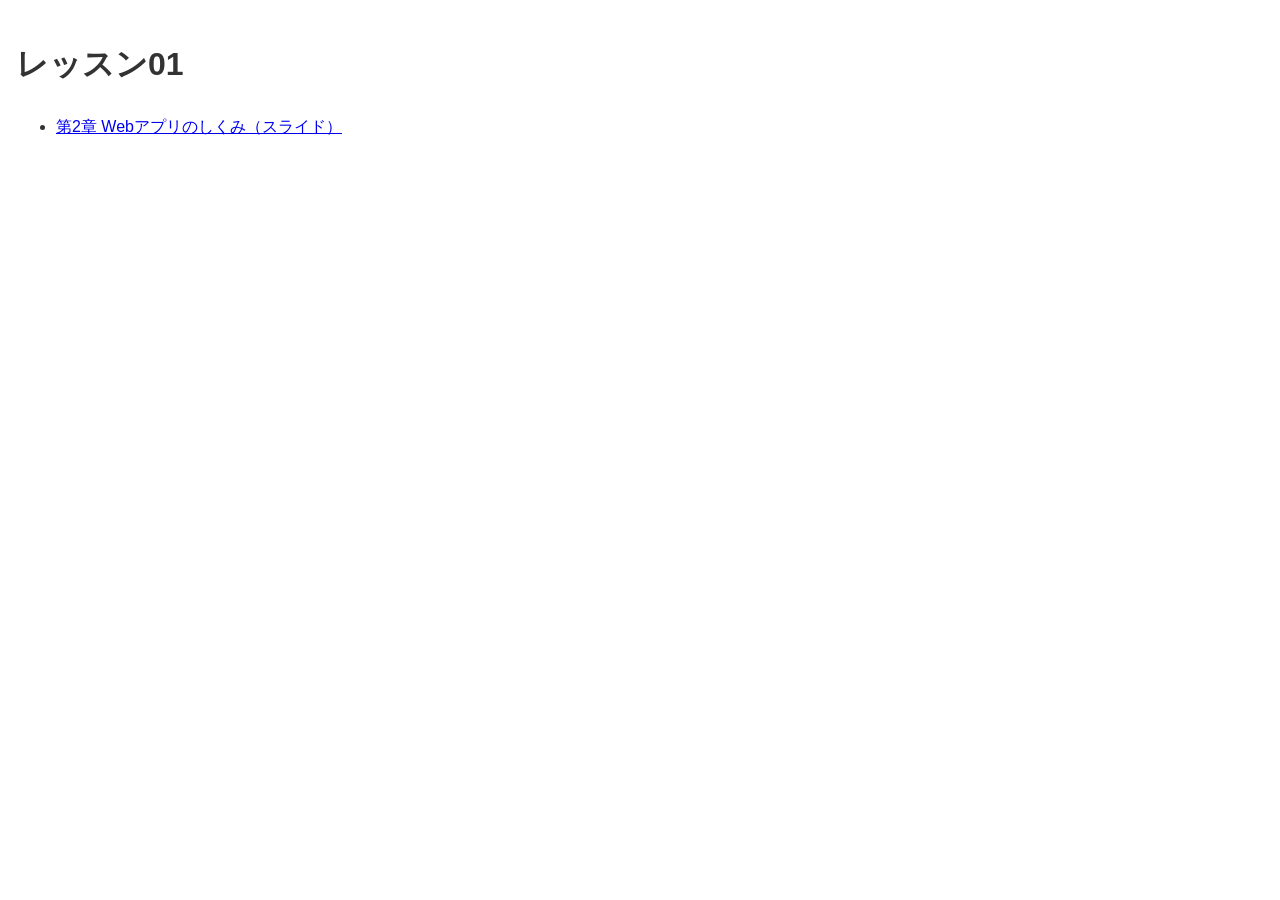
<file: lesson01/index.html>
<!DOCTYPE html>
<html lang="ja">
<head>
  <meta charset="UTF-8">
  <meta name="viewport" content="width=device-width, initial-scale=1.0">
  <title>レッスン01</title>
  <link rel="stylesheet" href="css/style.css">
</head>
<body>
  <h1>レッスン01</h1>
  <ul>
    <li><a href="chapter2-slides.html">第2章 Webアプリのしくみ（スライド）</a></li>
  </ul>
</body>
</html>
</file>
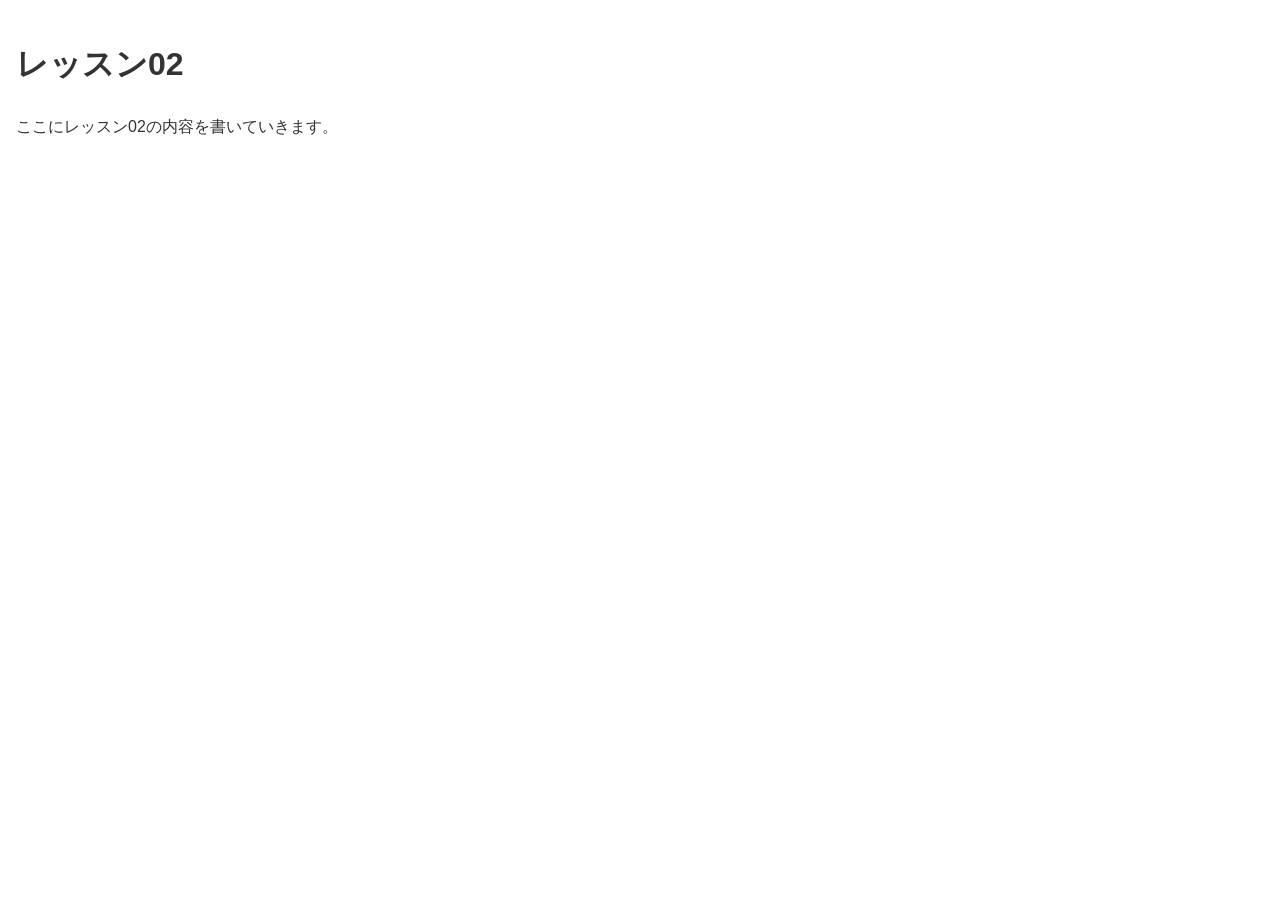
<file: lesson02/index.html>
<!DOCTYPE html>
<html lang="ja">
<head>
  <meta charset="UTF-8">
  <meta name="viewport" content="width=device-width, initial-scale=1.0">
  <title>レッスン02</title>
  <link rel="stylesheet" href="css/style.css">
</head>
<body>
  <h1>レッスン02</h1>
  <p>ここにレッスン02の内容を書いていきます。</p>
</body>
</html>
</file>
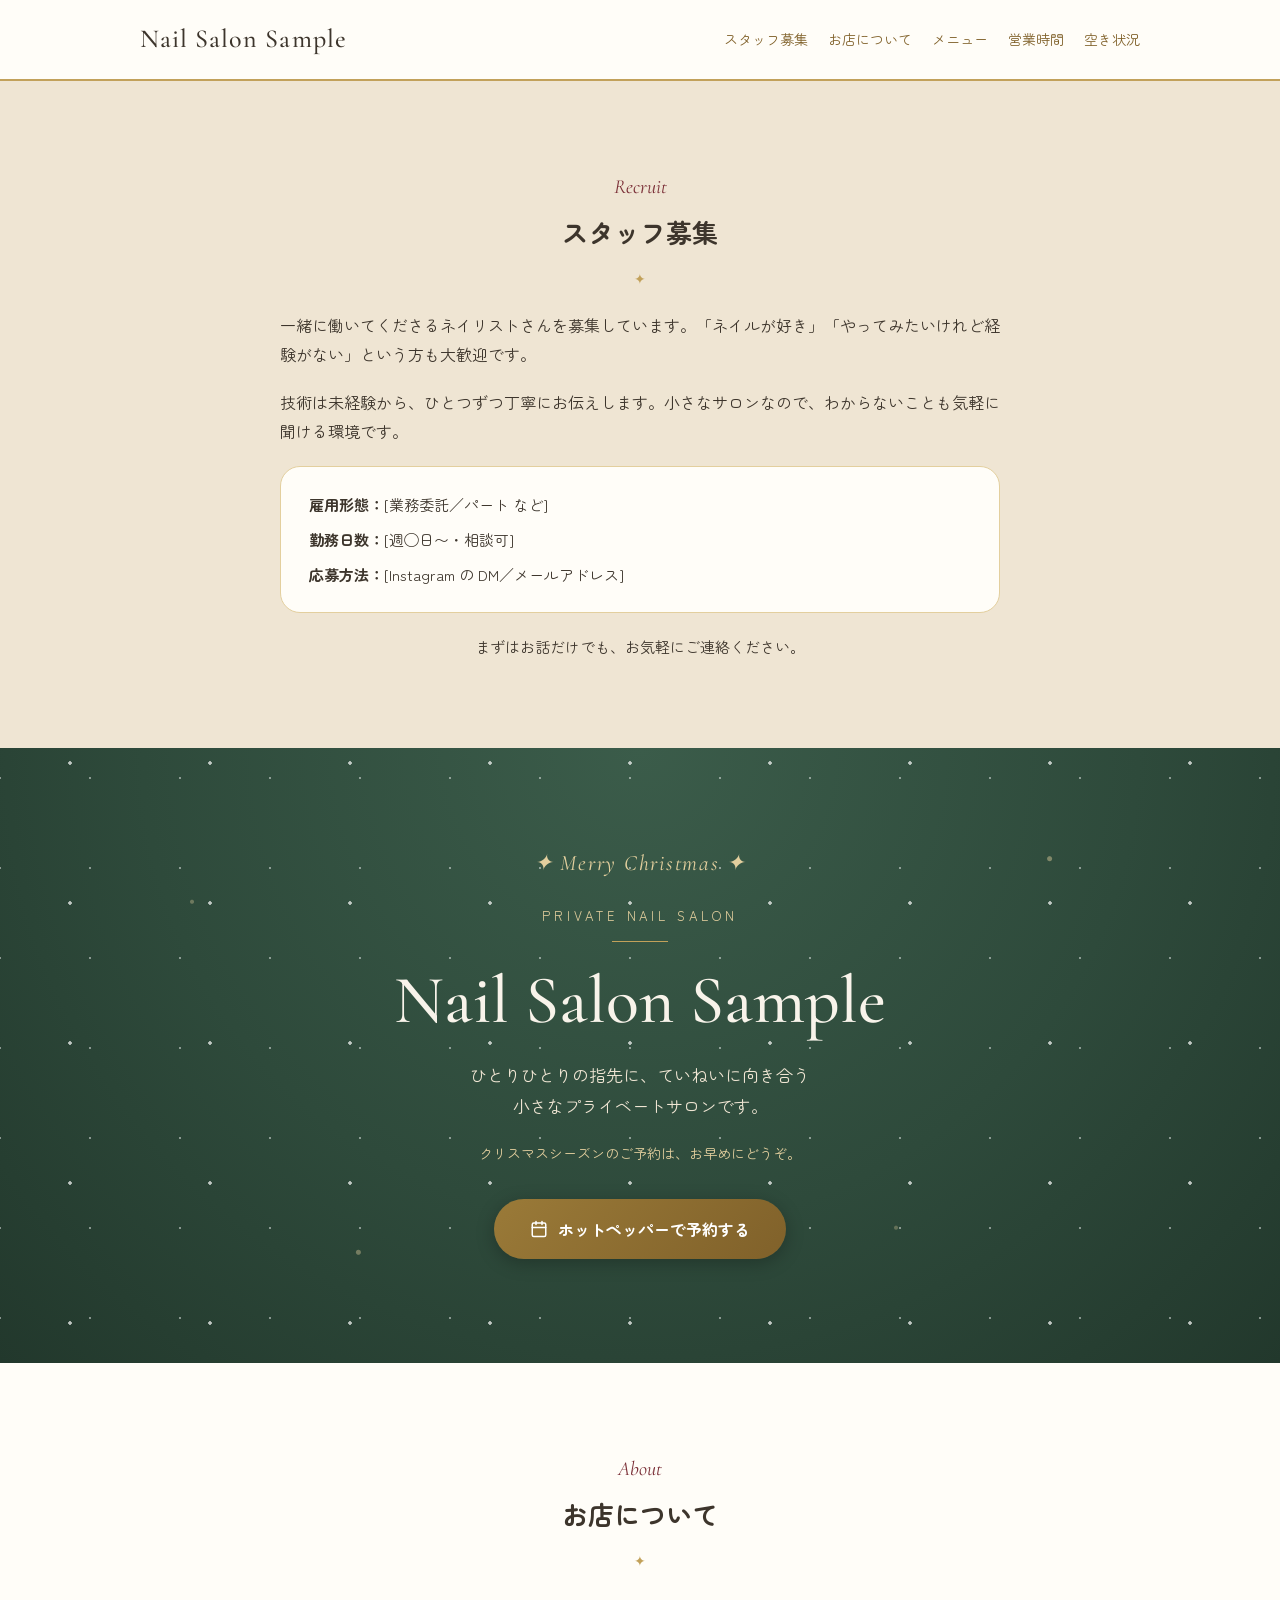
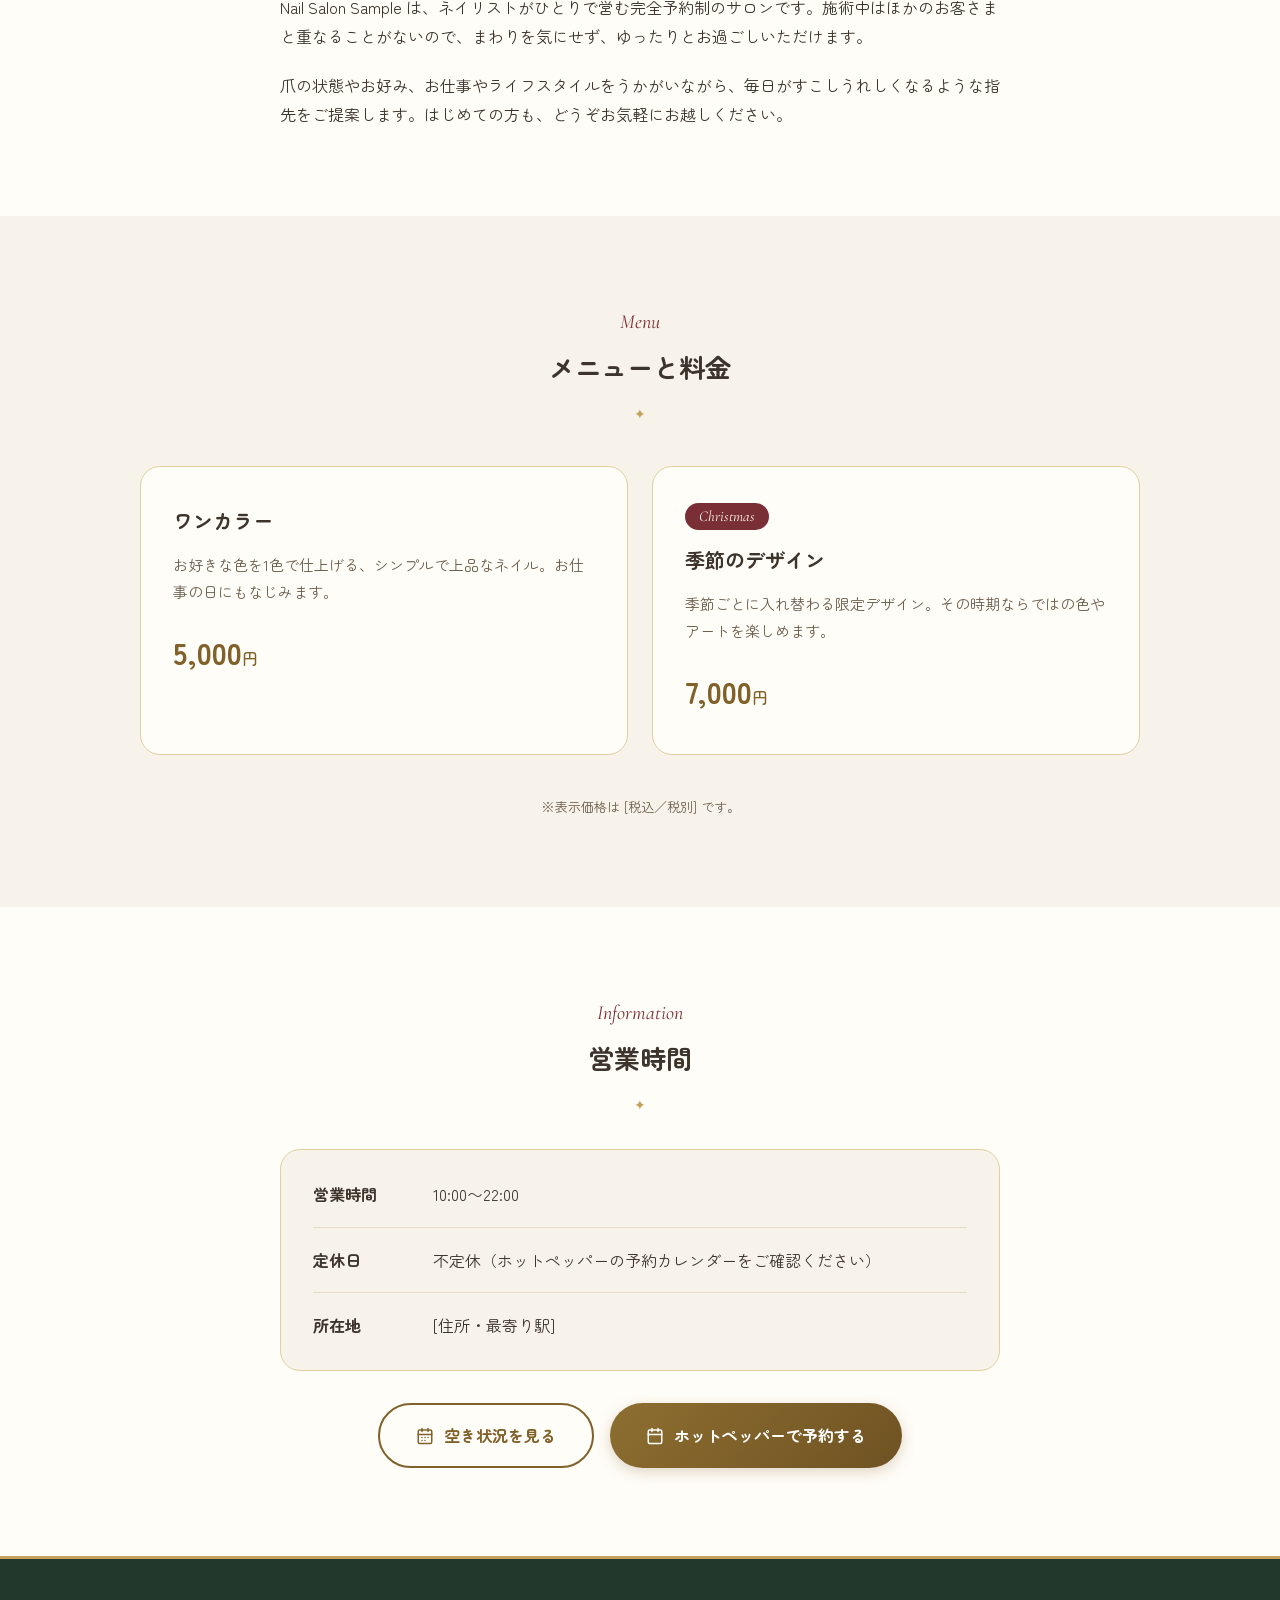
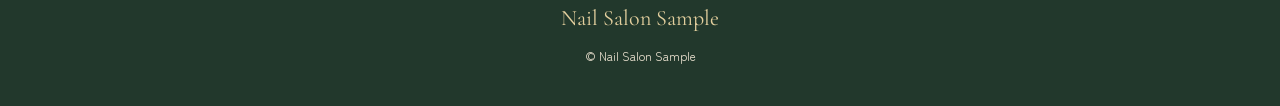
<file: nail-salon/index.html>
<!doctype html>
<html lang="ja">
<head>
<meta charset="utf-8">
<meta name="viewport" content="width=device-width, initial-scale=1">
<title>Nail Salon Sample</title>
<link rel="preconnect" href="https://fonts.googleapis.com">
<link rel="stylesheet" href="https://fonts.googleapis.com/css2?family=Cormorant+Garamond:ital,wght@0,500;1,500&family=Zen+Maru+Gothic:wght@400;500;700&display=swap">
<link rel="stylesheet" href="style.css">
</head>
<body class="xmas">

<header class="site-header">
  <div class="wrap">
    <a href="#top" class="logo">Nail Salon Sample</a>
    <nav aria-label="ページ内メニュー">
      <a href="#recruit">スタッフ募集</a>
      <a href="#about">お店について</a>
      <a href="#menu">メニュー</a>
      <a href="#hours">営業時間</a>
      <a href="reserve.html">空き状況</a>
    </nav>
  </div>
</header>

<main>
  <section id="recruit" class="section">
    <div class="wrap narrow stack">
      <div class="heading"><p class="en">Recruit</p><h2>スタッフ募集</h2></div>
      <p>一緒に働いてくださるネイリストさんを募集しています。「ネイルが好き」「やってみたいけれど経験がない」という方も大歓迎です。</p>
      <p>技術は未経験から、ひとつずつ丁寧にお伝えします。小さなサロンなので、わからないことも気軽に聞ける環境です。</p>
      <div class="card recruit-box">
        <p><strong>雇用形態：</strong>[業務委託／パート など]</p>
        <p><strong>勤務日数：</strong>[週◯日〜・相談可]</p>
        <p><strong>応募方法：</strong>[Instagram の DM／メールアドレス]</p>
      </div>
      <p style="text-align:center;font-size:15px">まずはお話だけでも、お気軽にご連絡ください。</p>
    </div>
  </section>

  <section id="top" class="hero">
    <div class="wrap">
      <p class="season xmas-only">✦ Merry Christmas ✦</p>
      <p class="eyebrow">PRIVATE NAIL SALON</p>
      <h1>Nail Salon Sample</h1>
      <p class="lead">ひとりひとりの指先に、ていねいに向き合う<br>小さなプライベートサロンです。</p>
      <p class="season-note xmas-only">クリスマスシーズンのご予約は、お早めにどうぞ。</p>
      <a href="https://beauty.hotpepper.jp/" class="btn" style="margin-top:12px">
        <svg width="18" height="18" viewBox="0 0 24 24" fill="none" stroke="currentColor" stroke-width="2" stroke-linecap="round" stroke-linejoin="round" aria-hidden="true"><rect x="3" y="4" width="18" height="18" rx="2"></rect><path d="M16 2v4M8 2v4M3 10h18"></path></svg>
        ホットペッパーで予約する
      </a>
    </div>
  </section>

  <section id="about" class="section">
    <div class="wrap narrow stack">
      <div class="heading"><p class="en">About</p><h2>お店について</h2></div>
      <p>Nail Salon Sample は、ネイリストがひとりで営む完全予約制のサロンです。施術中はほかのお客さまと重なることがないので、まわりを気にせず、ゆったりとお過ごしいただけます。</p>
      <p>爪の状態やお好み、お仕事やライフスタイルをうかがいながら、毎日がすこしうれしくなるような指先をご提案します。はじめての方も、どうぞお気軽にお越しください。</p>
    </div>
  </section>

  <section id="menu" class="section">
    <div class="wrap stack" style="gap:40px">
      <div class="heading"><p class="en">Menu</p><h2>メニューと料金</h2></div>
      <div class="menu-list">
        <div class="card menu-item">
          <h3>ワンカラー</h3>
          <p class="desc">お好きな色を1色で仕上げる、シンプルで上品なネイル。お仕事の日にもなじみます。</p>
          <p class="price">5,000<span>円</span></p>
        </div>
        <div class="card menu-item">
          <span class="badge xmas-only">Christmas</span>
          <h3>季節のデザイン</h3>
          <p class="desc">季節ごとに入れ替わる限定デザイン。その時期ならではの色やアートを楽しめます。</p>
          <p class="price">7,000<span>円</span></p>
        </div>
      </div>
      <p class="note">※表示価格は [税込／税別] です。</p>
    </div>
  </section>

  <section id="hours" class="section">
    <div class="wrap narrow stack" style="gap:32px">
      <div class="heading"><p class="en">Information</p><h2>営業時間</h2></div>
      <dl class="info" style="margin:0">
        <div class="info-row"><dt>営業時間</dt><dd>10:00〜22:00</dd></div>
        <div class="info-row"><dt>定休日</dt><dd>不定休（ホットペッパーの予約カレンダーをご確認ください）</dd></div>
        <div class="info-row"><dt>所在地</dt><dd>[住所・最寄り駅]</dd></div>
      </dl>
      <div class="center">
        <a href="reserve.html" class="btn btn-outline">
          <svg width="18" height="18" viewBox="0 0 24 24" fill="none" stroke="currentColor" stroke-width="2" stroke-linecap="round" stroke-linejoin="round" aria-hidden="true"><rect x="3" y="4" width="18" height="18" rx="2"></rect><path d="M16 2v4M8 2v4M3 10h18M8 14h.01M12 14h.01M16 14h.01M8 18h.01M12 18h.01"></path></svg>
          空き状況を見る
        </a>
        <a href="https://beauty.hotpepper.jp/" class="btn">
          <svg width="18" height="18" viewBox="0 0 24 24" fill="none" stroke="currentColor" stroke-width="2" stroke-linecap="round" stroke-linejoin="round" aria-hidden="true"><rect x="3" y="4" width="18" height="18" rx="2"></rect><path d="M16 2v4M8 2v4M3 10h18"></path></svg>
          ホットペッパーで予約する
        </a>
      </div>
    </div>
  </section>
</main>

<footer class="site-footer">
  <div class="wrap">
    <p class="name">Nail Salon Sample</p>
    <small>© Nail Salon Sample</small>
  </div>
</footer>

</body>
</html>
</file>
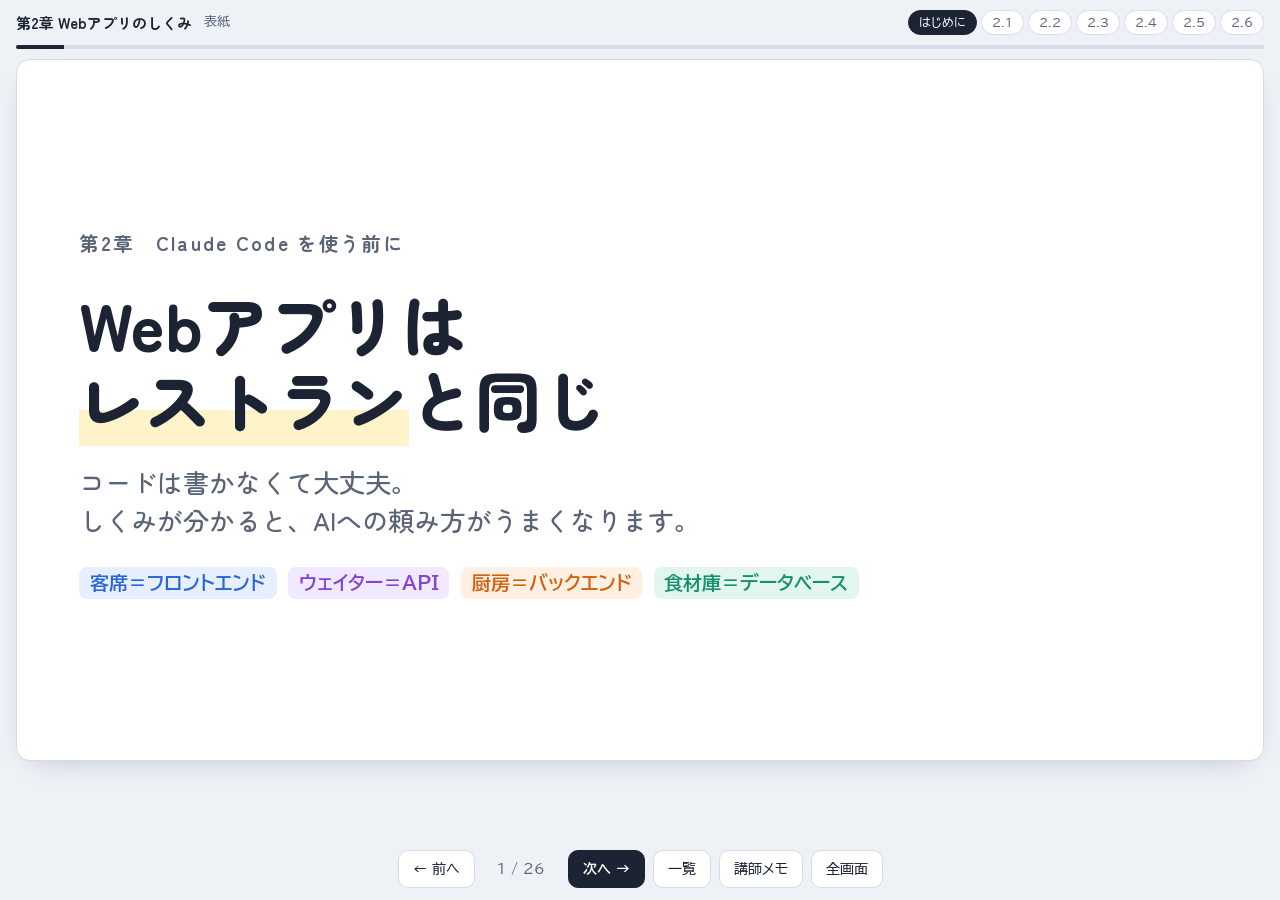
<file: lesson01/chapter2-slides.html>
<!DOCTYPE html>
<html lang="ja">
<head>
<meta charset="UTF-8">
<meta name="viewport" content="width=device-width, initial-scale=1.0, viewport-fit=cover">
<title>Webアプリのしくみ 第2章</title>
<meta name="claude:viewport-fit-sides" content="cover">
<link rel="preconnect" href="https://fonts.googleapis.com">
<link rel="preconnect" href="https://fonts.gstatic.com" crossorigin>
<link rel="stylesheet" href="https://fonts.googleapis.com/css2?family=BIZ+UDPGothic:wght@400;700&family=Zen+Maru+Gothic:wght@500;700;900&display=swap">
<style>
/* Layout: a 16:9 slide stage scaled to the window (reflows to one column on phones); the 4 parts of a web app each own one color, used everywhere. */
:root {
  --bg: #eef1f6;
  --paper: #ffffff;
  --ink: #1c2333;
  --muted: #5a6478;
  --line: #d6dce7;
  --soft: #f5f7fb;
  --front: #2a66d4;  --front-bg: #e7efff;
  --api:   #8246d0;  --api-bg:   #f1e9ff;
  --back:  #d2620f;  --back-bg:  #fff0e3;
  --db:    #13906a;  --db-bg:    #e2f6ee;
  --warn:  #9a6b00;  --warn-bg:  #fff3c9;  --warn-line: #f0c64a;
  --relax: #3f5d7a;  --relax-bg: #e8eef4;
  --bad:   #c8364a;
  --f-display: "Zen Maru Gothic", "Hiragino Maru Gothic ProN", "BIZ UDPGothic", sans-serif;
  --f-body: "BIZ UDPGothic", "Hiragino Sans", "Noto Sans JP", "Yu Gothic", sans-serif;
}
@media (prefers-color-scheme: dark) { :root:not([data-theme="light"]) {
  --bg: #11151d; --paper: #1a202b; --ink: #e8ecf3; --muted: #a2acbf; --line: #313a4a; --soft: #222a37;
  --front: #7aa7ff; --front-bg: #1c2a47; --api: #b993ff; --api-bg: #2b2145;
  --back: #ffa35c; --back-bg: #3a2616; --db: #4fd1a5; --db-bg: #15342a;
  --warn: #ffd466; --warn-bg: #3a3014; --warn-line: #8a6d1c; --relax: #a9c3dc; --relax-bg: #213041; --bad: #ff7a8c;
  color-scheme: dark; } }
:root[data-theme="dark"] {
  --bg: #11151d; --paper: #1a202b; --ink: #e8ecf3; --muted: #a2acbf; --line: #313a4a; --soft: #222a37;
  --front: #7aa7ff; --front-bg: #1c2a47; --api: #b993ff; --api-bg: #2b2145;
  --back: #ffa35c; --back-bg: #3a2616; --db: #4fd1a5; --db-bg: #15342a;
  --warn: #ffd466; --warn-bg: #3a3014; --warn-line: #8a6d1c; --relax: #a9c3dc; --relax-bg: #213041; --bad: #ff7a8c;
  color-scheme: dark; }

* { box-sizing: border-box; }
html, body { height: 100%; }
body { margin: 0; background: var(--bg); color: var(--ink); font-family: var(--f-body); line-height: 1.6; }
[hidden] { display: none !important; }
button { font: inherit; color: inherit; cursor: pointer; }
:focus-visible { outline: 3px solid var(--front); outline-offset: 2px; }

.app { min-height: 100%; display: flex; flex-direction: column; gap: 10px;
  padding-block: 10px 12px;
  padding-left: max(16px, env(safe-area-inset-left, 0px));
  padding-right: max(16px, env(safe-area-inset-right, 0px)); }
.topbar { display: flex; align-items: center; gap: 12px; flex-wrap: wrap; font-size: 13px; color: var(--muted); }
.topbar b { font-family: var(--f-display); color: var(--ink); font-size: 15px; }
.secnav { display: flex; gap: 4px; flex-wrap: wrap; margin-left: auto; }
.secnav button { border: 1px solid var(--line); background: var(--paper); border-radius: 999px; padding: 2px 10px; font-size: 12px; }
.secnav button[aria-current="true"] { background: var(--ink); color: var(--paper); border-color: var(--ink); }
.progress { height: 4px; background: var(--line); border-radius: 4px; overflow: hidden; }
.progress i { display: block; height: 100%; background: var(--ink); width: 0; transition: width .3s; }

.stagewrap { flex: 1; display: flex; justify-content: center; align-items: flex-start; min-height: 0; }
.stage { width: min(100%, calc((100dvh - 150px) * 16 / 9)); aspect-ratio: 16 / 9; container-type: inline-size;
  background: var(--paper); border: 1px solid var(--line); border-radius: 14px; position: relative; overflow: hidden;
  box-shadow: 0 10px 30px -18px rgba(20,30,60,.35); }
.slide { position: absolute; inset: 0; padding: 4.2cqi 5cqi 3.6cqi; font-size: clamp(13px, 1.55cqi, 30px);
  display: flex; flex-direction: column; gap: 1.1em; overflow: auto; }
.slide:not(.on), .slide .note { display: none; }
.slide.on { animation: in .28s ease both; }
@keyframes in { from { opacity: .3; transform: translateY(6px); } to { opacity: 1; transform: none; } }
@media (prefers-reduced-motion: reduce) { .slide.on { animation: none; } * { transition: none !important; } }

.controls { display: flex; justify-content: center; align-items: center; gap: 8px; flex-wrap: wrap; }
.controls button { border: 1px solid var(--line); background: var(--paper); border-radius: 10px; padding: 7px 14px; font-size: 14px; }
.controls .main { background: var(--ink); color: var(--paper); border-color: var(--ink); font-weight: 700; }
.controls .count { font-variant-numeric: tabular-nums; color: var(--muted); min-width: 5.5em; text-align: center; font-size: 14px; }
.controls .ghost[aria-pressed="true"] { background: var(--warn-bg); border-color: var(--warn-line); }
.notes { max-width: 1100px; margin: 0 auto; width: 100%; background: var(--paper); border: 1px dashed var(--line); border-radius: 12px; padding: 12px 16px; font-size: 15px; }
.notes h3 { margin: 0 0 4px; font-size: 13px; color: var(--muted); letter-spacing: .08em; }
.notes p { margin: .3em 0; }
.notes ul { margin: .3em 0; padding-left: 1.2em; }

/* overview grid */
.overview { position: fixed; inset: 0; z-index: 20; background: color-mix(in srgb, var(--bg) 94%, transparent); overflow: auto;
  padding: calc(env(safe-area-inset-top,0px) + 20px) max(16px, env(safe-area-inset-right,0px)) 24px max(16px, env(safe-area-inset-left,0px)); }
.overview .ohead { display: flex; justify-content: space-between; align-items: center; max-width: 1100px; margin: 0 auto 14px; }
.overview .ohead h2 { font-family: var(--f-display); margin: 0; font-size: 20px; }
.ogrid { max-width: 1100px; margin: 0 auto; display: grid; grid-template-columns: repeat(auto-fill, minmax(200px, 1fr)); gap: 10px; }
.ogrid button { text-align: left; background: var(--paper); border: 1px solid var(--line); border-radius: 10px; padding: 10px 12px; display: flex; flex-direction: column; gap: 2px; font-size: 14px; }
.ogrid button small { color: var(--muted); font-variant-numeric: tabular-nums; }
.ogrid button.cur { border-color: var(--ink); box-shadow: inset 0 0 0 1px var(--ink); }

/* ---------- slide typography ---------- */
.s-head { display: flex; align-items: baseline; gap: .8em; flex-wrap: wrap; }
.sec { font-family: var(--f-display); font-weight: 700; font-size: .85em; color: var(--muted); letter-spacing: .06em; border: 1.5px solid var(--line); border-radius: 999px; padding: .05em .8em; }
h2.t { font-family: var(--f-display); font-weight: 900; font-size: 2.05em; line-height: 1.25; margin: 0; text-wrap: balance; }
.lead { margin: 0; color: var(--muted); font-size: 1.05em; max-width: 46em; }
p { margin: 0; }
.big { font-family: var(--f-display); font-weight: 700; font-size: 1.35em; line-height: 1.45; text-wrap: balance; }
.muted { color: var(--muted); }
.row { display: flex; gap: 1em; flex-wrap: wrap; }
.grid2 { display: grid; grid-template-columns: 1fr 1fr; gap: 1em; }
.grid3 { display: grid; grid-template-columns: repeat(3, 1fr); gap: 1em; }
.grid4 { display: grid; grid-template-columns: repeat(4, 1fr); gap: .9em; }
.grid2 > *, .grid3 > *, .grid4 > *, .row > * { min-width: 0; }
.fill { flex: 1; }

/* markers */
.tag { display: inline-flex; align-items: center; gap: .35em; font-weight: 700; font-size: .78em; padding: .15em .7em; border-radius: 999px; white-space: nowrap; letter-spacing: .02em; }
.tag::before { content: ""; width: .55em; height: .55em; border-radius: 50%; background: currentColor; }
.tag.warn { background: var(--warn-bg); color: var(--warn); }
.tag.metaphor { background: var(--soft); color: var(--ink); border: 1px solid var(--line); }
.tag.relax { background: var(--relax-bg); color: var(--relax); }
.box { border-radius: .7em; padding: .9em 1.1em; display: flex; flex-direction: column; gap: .45em; }
.box.warn { background: var(--warn-bg); border: 1.5px solid var(--warn-line); }
.box.metaphor { background: var(--soft); border: 1px solid var(--line); }
.box.relax { background: var(--relax-bg); }
.box h4 { margin: 0; font-size: 1.05em; font-family: var(--f-display); }

/* element color helpers */
.c-front { --c: var(--front); --cb: var(--front-bg); }
.c-api   { --c: var(--api);   --cb: var(--api-bg); }
.c-back  { --c: var(--back);  --cb: var(--back-bg); }
.c-db    { --c: var(--db);    --cb: var(--db-bg); }
.chip { display: inline-block; font-weight: 700; color: var(--c); background: var(--cb); padding: .05em .55em; border-radius: .4em; white-space: nowrap; }

/* element cards */
.el { background: var(--cb); border-radius: .8em; padding: 1em; display: flex; flex-direction: column; gap: .5em; border-top: .35em solid var(--c); }
.el .disc { width: 3.1em; height: 3.1em; border-radius: 50%; background: var(--c); color: var(--paper); display: grid; place-items: center; font-family: var(--f-display); font-weight: 900; font-size: 1.05em; }
.el .name { font-family: var(--f-display); font-weight: 900; font-size: 1.3em; color: var(--c); line-height: 1.2; }
.el .is { font-weight: 700; }
.el .is span { color: var(--muted); font-weight: 400; font-size: .85em; display: block; }
.el p { font-size: .92em; }

/* tables */
.tbl { overflow-x: auto; }
table { border-collapse: collapse; width: 100%; font-size: .92em; font-variant-numeric: tabular-nums; }
th, td { border: 1px solid var(--line); padding: .45em .7em; text-align: left; }
th { background: var(--soft); font-weight: 700; }
td.hl, th.hl { background: var(--warn-bg); outline: 2px solid var(--warn-line); outline-offset: -2px; }
tr.hl td { background: var(--warn-bg); }

/* buttons inside slides */
.btn { border: 1.5px solid var(--ink); background: var(--paper); border-radius: .6em; padding: .35em .9em; font-weight: 700; font-size: .9em; }
.btn.solid { background: var(--ink); color: var(--paper); }
.btn[aria-pressed="true"] { background: var(--ink); color: var(--paper); }

/* title slide */
.cover { justify-content: center; gap: 1.4em; }
.cover .kicker { font-family: var(--f-display); font-weight: 700; color: var(--muted); letter-spacing: .12em; }
.cover h1 { font-family: var(--f-display); font-weight: 900; font-size: 3.4em; line-height: 1.15; margin: 0; text-wrap: balance; }
.cover h1 em { font-style: normal; background: linear-gradient(transparent 62%, var(--warn-bg) 62%); }
.cover .dots { display: flex; gap: .6em; flex-wrap: wrap; }

/* flow */
.flow { display: grid; grid-template-columns: repeat(4, 1fr); gap: 2.4em; position: relative; }
.node { border: 2px solid var(--line); border-radius: .8em; padding: .8em; text-align: center; background: var(--paper); transition: all .25s; position: relative; }
.node .disc { margin: 0 auto .3em; width: 2.8em; height: 2.8em; border-radius: 50%; background: var(--line); color: var(--paper); display: grid; place-items: center; font-family: var(--f-display); font-weight: 900; transition: background .25s; }
.node b { display: block; font-family: var(--f-display); }
.node small { color: var(--muted); }
.node.on { border-color: var(--c); background: var(--cb); transform: translateY(-3px); }
.node.on .disc { background: var(--c); }
.node:not(:last-child)::after { content: "→"; position: absolute; right: -1.75em; top: 50%; transform: translateY(-50%); color: var(--line); font-weight: 900; font-size: 1.2em; }
.flowtxt { display: grid; grid-template-columns: auto 1fr 1fr; gap: 1em; align-items: stretch; }
.flowtxt .stepno { font-family: var(--f-display); font-weight: 900; font-size: 2.6em; line-height: 1; color: var(--ink); align-self: center; font-variant-numeric: tabular-nums; }
.flowtxt .box { min-height: 5.2em; }
.flowtxt .box small { color: var(--muted); font-weight: 700; letter-spacing: .05em; }
.dirpill { display: inline-block; font-weight: 700; padding: .1em .7em; border-radius: 999px; font-size: .85em; }
.dirpill.req { background: var(--front-bg); color: var(--front); }
.dirpill.res { background: var(--db-bg); color: var(--db); }

/* req / res */
.pingpong { display: grid; grid-template-columns: 1fr 1.3fr 1fr; align-items: center; gap: 1em; }
.pp-end { text-align: center; padding: 1em; border-radius: .8em; }
.pp-mid { display: flex; flex-direction: column; gap: .8em; }
.arrow { display: flex; align-items: center; gap: .5em; font-weight: 700; }
.arrow .line { flex: 1; height: .25em; background: currentColor; border-radius: 1em; position: relative; }
.arrow.r .line::after, .arrow.l .line::before { content: ""; position: absolute; top: 50%; border: .5em solid transparent; transform: translateY(-50%); }
.arrow.r .line::after { right: -.6em; border-left-color: currentColor; }
.arrow.l .line::before { left: -.6em; border-right-color: currentColor; }
.arrow.r { color: var(--front); } .arrow.l { color: var(--db); }

/* quiz cards */
.quiz { display: grid; grid-template-columns: repeat(3, 1fr); gap: .9em; }
.qcard { text-align: left; border: 1.5px solid var(--line); background: var(--paper); border-radius: .8em; padding: .9em 1em; display: flex; flex-direction: column; gap: .6em; min-height: 8.5em; }
.qcard .q { font-weight: 700; font-size: 1.02em; }
.qcard .hint { color: var(--muted); font-size: .85em; margin-top: auto; }
.qcard .a { margin-top: auto; display: flex; flex-direction: column; gap: .3em; }
.qcard[aria-expanded="true"] { border-color: var(--ink); }

/* house */
.house { display: grid; grid-template-columns: repeat(3, 1fr); gap: 1em; }
.layer { border-radius: .8em; padding: 1em; border: 1.5px solid var(--line); display: flex; flex-direction: column; gap: .4em; }
.layer .code { font-family: var(--f-display); font-weight: 900; font-size: 1.7em; line-height: 1; }
.layer .meta { font-weight: 700; }
.layer p { font-size: .92em; color: var(--muted); }
.l-html .code { color: var(--front); } .l-css .code { color: var(--api); } .l-js .code { color: var(--back); }
.mini { height: 6.5em; border-radius: .6em; background: var(--soft); position: relative; overflow: hidden; border: 1px solid var(--line); }
.mini .w { position: absolute; border: 2px dashed var(--muted); border-radius: .3em; }
.l-css .mini .w { border: none; background: var(--api-bg); box-shadow: 0 .3em .8em -0.3em rgba(0,0,0,.25); border-radius: 1em; }
.l-js .mini .w { border: none; background: var(--back-bg); }
.l-js .mini .w.btnw { background: var(--back); animation: pulse 2s infinite; }
@keyframes pulse { 0%,100% { box-shadow: 0 0 0 0 color-mix(in srgb, var(--back) 50%, transparent); } 50% { box-shadow: 0 0 0 .5em transparent; } }

/* google mock */
.gmock { border: 1px solid var(--line); border-radius: .8em; padding: 1.4em 1em; display: flex; flex-direction: column; align-items: center; gap: .6em; background: var(--soft); }
.gmock .logo { font-family: var(--f-display); font-weight: 900; font-size: 1.8em; letter-spacing: .02em; color: var(--muted); }
.gmock .sbox { width: 85%; border-radius: 999px; background: var(--paper); border: 1px solid var(--line); padding: .5em 1em; box-shadow: 0 .2em .7em -.3em rgba(0,0,0,.3); color: var(--ink); font-size: .95em; }
.gmock .sbox .cur { display: inline-block; width: 1px; height: 1em; background: var(--ink); vertical-align: middle; animation: blink 1s steps(1) infinite; }
@keyframes blink { 50% { opacity: 0; } }
.gmock .sug { width: 85%; background: var(--paper); border: 1px solid var(--line); border-radius: .6em; padding: .3em 1em; font-size: .88em; color: var(--muted); }
.gmock .sug div { padding: .15em 0; }
.legend3 { display: flex; flex-direction: column; gap: .7em; }
.legend3 .li { display: grid; grid-template-columns: 6.5em 1fr; gap: .8em; align-items: center; padding: .6em .8em; border-radius: .6em; background: var(--soft); }
.legend3 .li b { font-family: var(--f-display); }

/* sentence coloring */
.sentence { font-size: 1.35em; font-family: var(--f-display); font-weight: 700; line-height: 1.9; background: var(--soft); border-radius: .8em; padding: .8em 1.1em; }
.sentence span { border-radius: .3em; padding: 0 .1em; transition: background .3s, color .3s; }
.sentence.colored .s-html { background: var(--front-bg); color: var(--front); }
.sentence.colored .s-css { background: var(--api-bg); color: var(--api); }
.sentence.colored .s-js { background: var(--back-bg); color: var(--back); }

/* steps list */
.steps { display: grid; grid-template-columns: repeat(4, 1fr); gap: .8em; counter-reset: s; }
.step { border-radius: .8em; background: var(--soft); padding: .9em; display: flex; flex-direction: column; gap: .4em; }
.step .n { font-family: var(--f-display); font-weight: 900; color: var(--back); font-size: 1.4em; line-height: 1; }
.step .k { font-weight: 700; }
.step .b { color: var(--back); font-weight: 700; font-size: .95em; border-top: 1px dashed var(--line); padding-top: .4em; }

/* receipt */
.receipt { background: var(--paper); border: 1px solid var(--line); border-radius: .5em; padding: 1em 1.3em; font-variant-numeric: tabular-nums; max-width: 22em; box-shadow: 0 .4em 1em -.6em rgba(0,0,0,.3); }
.receipt .r { display: flex; justify-content: space-between; padding: .2em 0; }
.receipt .r.tot { border-top: 2px solid var(--ink); margin-top: .3em; padding-top: .4em; font-weight: 700; font-size: 1.15em; }

/* jobs */
.jobs { display: grid; grid-template-columns: repeat(2, 1fr); gap: .7em; }
.job { display: grid; grid-template-columns: 7.5em 1fr; gap: .6em; padding: .6em .8em; border-left: .3em solid var(--back); background: var(--back-bg); border-radius: 0 .5em .5em 0; font-size: .95em; }
.job b { font-family: var(--f-display); }

/* talk bubble */
.say { background: var(--paper); border: 1.5px solid var(--line); border-radius: 1em; padding: .7em 1em; position: relative; font-weight: 700; }
.say.good { border-color: var(--db); }
.say.bad { border-color: var(--bad); }
.say small { display: block; color: var(--muted); font-weight: 700; font-size: .78em; letter-spacing: .04em; }

/* relation */
.rel { display: grid; grid-template-columns: 1.2fr 1fr 1fr; gap: 1em; align-items: start; }
.rel h5 { margin: 0 0 .3em; font-size: .95em; font-family: var(--f-display); }
.rel td.key { font-weight: 700; color: var(--front); cursor: pointer; text-decoration: underline dotted; }
.rel td.key.p { color: var(--back); }

/* git timeline */
.timeline { display: flex; align-items: center; gap: 0; padding: 1em .5em; overflow-x: auto; }
.tp { display: flex; flex-direction: column; align-items: center; gap: .4em; min-width: 8em; text-align: center; font-size: .9em; position: relative; }
.tp .dot { width: 1.6em; height: 1.6em; border-radius: 50%; background: var(--db); border: .25em solid var(--db-bg); box-shadow: 0 0 0 2px var(--db); }
.tp.work .dot { background: var(--paper); box-shadow: 0 0 0 2px var(--muted); border-color: var(--paper); }
.tp.broken .dot { background: var(--bad); box-shadow: 0 0 0 2px var(--bad); }
.tp.gone { opacity: .25; }
.tline { flex: 1; min-width: 2em; height: .2em; background: var(--line); margin-bottom: 2.4em; }
.cloud { display: flex; align-items: center; gap: 1em; padding: .7em 1em; border: 1.5px dashed var(--line); border-radius: .8em; }

/* vscode mock */
.vsc { border: 1.5px solid var(--line); border-radius: .7em; overflow: hidden; display: grid; grid-template-columns: 2.4em 11em 1fr; grid-template-rows: 1fr 6.5em; height: 100%; min-height: 16em; font-size: .85em; background: var(--soft); }
.vsc .bar { grid-row: 1 / 3; background: var(--line); display: flex; flex-direction: column; align-items: center; gap: .8em; padding-top: .8em; }
.vsc .bar i { width: 1.1em; height: 1.1em; border-radius: .25em; background: var(--muted); opacity: .5; display: block; }
.vsc .bar i.git { background: var(--db); opacity: 1; outline: 2px solid var(--db); outline-offset: 2px; }
.vsc .files { padding: .7em; border-right: 1px solid var(--line); background: var(--paper); display: flex; flex-direction: column; gap: .2em; }
.vsc .files div { color: var(--muted); }
.vsc .editor { padding: .7em 1em; background: var(--paper); display: flex; flex-direction: column; gap: .3em; color: var(--muted); }
.vsc .editor .ln { height: .55em; border-radius: .3em; background: var(--line); }
.vsc .term { grid-column: 2 / 4; background: #161b24; color: #cfe3d6; padding: .6em 1em; font-family: ui-monospace, "SFMono-Regular", Menlo, monospace; display: flex; flex-direction: column; gap: .15em; }
.vsc .lbl { font-family: var(--f-body); font-weight: 700; font-size: .8em; padding: .05em .5em; border-radius: .3em; align-self: flex-start; }

/* check list */
.checks { display: flex; flex-direction: column; gap: .7em; }
.checks label { display: flex; gap: .8em; align-items: flex-start; padding: .7em 1em; border: 1.5px solid var(--line); border-radius: .7em; cursor: pointer; font-size: 1.05em; font-weight: 700; }
.checks input { width: 1.3em; height: 1.3em; margin-top: .15em; accent-color: var(--db); flex: none; }
.checks label:has(input:checked) { border-color: var(--db); background: var(--db-bg); }
.checks label span small { display: block; color: var(--muted); font-weight: 400; font-size: .85em; }

/* phone */
@media (max-width: 760px) {
  .stage { width: 100%; aspect-ratio: auto; min-height: 70dvh; container-type: normal; }
  .slide { position: relative; inset: auto; padding: 22px 18px; font-size: 15px; overflow: visible; }
  .cover h1 { font-size: 2.2em; }
  h2.t { font-size: 1.55em; }
  .grid2, .grid3, .grid4, .quiz, .house, .steps, .jobs, .rel, .pingpong, .flowtxt { grid-template-columns: 1fr; }
  .flow { grid-template-columns: 1fr 1fr; gap: .8em; }
  .node:not(:last-child)::after { display: none; }
  .vsc { grid-template-columns: 2em 7em 1fr; }
  .secnav { margin-left: 0; }
}
</style>
</head>
<body>

<div class="app" id="app">
  <div class="topbar">
    <b>第2章 Webアプリのしくみ</b>
    <span id="secLabel"></span>
    <nav class="secnav" id="secnav" aria-label="セクション"></nav>
  </div>
  <div class="progress"><i id="bar"></i></div>

  <div class="stagewrap">
  <main class="stage" id="stage">

  <!-- 1 -->
  <section class="slide cover" data-sec="はじめに" data-title="表紙">
    <div class="kicker">第2章　Claude Code を使う前に</div>
    <h1>Webアプリは<br><em>レストラン</em>と同じ</h1>
    <p class="big muted" style="font-weight:500">コードは書かなくて大丈夫。<br>しくみが分かると、AIへの頼み方がうまくなります。</p>
    <div class="dots">
      <span class="chip c-front">客席＝フロントエンド</span>
      <span class="chip c-api">ウェイター＝API</span>
      <span class="chip c-back">厨房＝バックエンド</span>
      <span class="chip c-db">食材庫＝データベース</span>
    </div>
    <aside class="note">
      <p>最初に「今日はコードを書かない」「覚えることは少ない」と伝えて安心してもらう。</p>
      <p>4つの色（青・紫・オレンジ・緑）はスライド全体で同じ意味。色で覚えてもらうと後半が楽になる。</p>
    </aside>
  </section>

  <!-- 2 -->
  <section class="slide" data-sec="はじめに" data-title="今日の進め方">
    <div class="s-head"><span class="sec">はじめに</span><h2 class="t">今日の進め方とマークの見方</h2></div>
    <div class="grid2 fill">
      <div class="box metaphor">
        <h4>今日の流れ（約6パート）</h4>
        <div class="tbl"><table>
          <tr><td>2.1</td><td>Webアプリの全体像（レストランのたとえ）</td></tr>
          <tr><td>2.2</td><td>画面＝フロントエンド</td></tr>
          <tr><td>2.3</td><td>裏側＝バックエンド</td></tr>
          <tr><td>2.4</td><td>データベース</td></tr>
          <tr><td>2.5</td><td>開発の道具（VS Code・ターミナル・Git）</td></tr>
          <tr><td>2.6</td><td>まとめとチェックリスト</td></tr>
        </table></div>
      </div>
      <div style="display:flex;flex-direction:column;gap:.8em">
        <div class="box metaphor"><span class="tag metaphor">たとえ</span><p>身近なものに置きかえた説明。<b>まずはここだけ</b>分かればOK。</p></div>
        <div class="box warn"><span class="tag warn">つまずき注意</span><p>初めての人が<b>混乱しやすいところ</b>。ゆっくり進めます。</p></div>
        <div class="box relax"><span class="tag relax">覚えなくてOK</span><p>名前だけ聞いたことがあれば十分。<b>Claude Code がやってくれます</b>。</p></div>
      </div>
    </div>
    <aside class="note">
      <p>3つのマークを先に紹介しておくと、受講者が「ここは覚えなくていいんだ」と自分で判断できる。</p>
      <p>操作：←→キー／スペースで移動、Oで一覧、Nでこのメモの表示切替。</p>
    </aside>
  </section>

  <!-- 3 -->
  <section class="slide" data-sec="2.1" data-title="Webアプリ＝レストラン">
    <div class="s-head"><span class="sec">2.1</span><h2 class="t">Webアプリは、4つの係で動くレストラン</h2></div>
    <div class="grid4">
      <div class="el c-front"><div class="disc">客席</div><div class="name">フロントエンド</div><div class="is">ダイニングルーム<span>お客さんが座る場所</span></div><p>ユーザーが直接見る<b>画面・ボタン・入力欄</b></p></div>
      <div class="el c-api"><div class="disc">給仕</div><div class="name">API</div><div class="is">ウェイター<span>注文と料理を運ぶ人</span></div><p>フロントとバックの間で<b>やり取りを仲介</b></p></div>
      <div class="el c-back"><div class="disc">厨房</div><div class="name">バックエンド</div><div class="is">キッチン<span>お客さんからは見えない</span></div><p>ログイン・計算・メール送信などの<b>裏側の処理</b></p></div>
      <div class="el c-db"><div class="disc">食材</div><div class="name">データベース</div><div class="is">食材庫（パントリー）<span>材料をしまっておく棚</span></div><p>ユーザー情報・商品・注文履歴を<b>保管</b></p></div>
    </div>
    <div class="box metaphor"><span class="tag metaphor">たとえ</span><p>お客さんは<b>客席</b>しか見ません。でも裏では、ウェイターが走り、厨房が料理し、食材庫から材料が出てきます。Webアプリも同じです。</p></div>
    <aside class="note">
      <p>「お店に入ったとき、見えているのはどこ？」と問いかけてから、客席＝画面とつなげる。</p>
      <p>APIは一番イメージしにくい言葉なので、ここでは「ウェイター」とだけ言えればOK。次のスライドで動きを見せる。</p>
    </aside>
  </section>

  <!-- 4 -->
  <section class="slide" data-sec="2.1" data-title="注文の流れ" id="flowSlide">
    <div class="s-head"><span class="sec">2.1</span><h2 class="t">「購入」ボタンを押すと、裏で何が起きる？</h2></div>
    <div class="flow" id="flow">
      <div class="node c-front" data-k="front"><div class="disc">客席</div><b>フロント</b><small>画面</small></div>
      <div class="node c-api" data-k="api"><div class="disc">給仕</div><b>API</b><small>ウェイター</small></div>
      <div class="node c-back" data-k="back"><div class="disc">厨房</div><b>バック</b><small>キッチン</small></div>
      <div class="node c-db" data-k="db"><div class="disc">食材</div><b>DB</b><small>食材庫</small></div>
    </div>
    <div class="flowtxt">
      <div class="stepno" id="flowNo">1</div>
      <div class="box metaphor"><small>レストランでは</small><p id="flowR"></p></div>
      <div class="box" style="background:var(--soft)"><small>Webアプリでは</small><p id="flowW"></p></div>
    </div>
    <div class="row" style="align-items:center">
      <button class="btn" id="flowPrev" type="button">← 前のステップ</button>
      <button class="btn solid" id="flowNext" type="button">次のステップ →</button>
      <span class="muted" id="flowDir"></span>
    </div>
    <aside class="note">
      <p>「次のステップ」ボタンを押しながら1つずつ話す。4まで行ったら「この往復が全部のWebアプリに共通」と強調。</p>
      <p>受講者に「今どこが光ってる？」と聞くと参加感が出る。</p>
    </aside>
  </section>

  <!-- 5 -->
  <section class="slide" data-sec="2.1" data-title="リクエストとレスポンス">
    <div class="s-head"><span class="sec">2.1</span><h2 class="t">「リクエスト」と「レスポンス」は、注文と料理</h2><span class="tag warn">つまずき注意</span></div>
    <div class="pingpong">
      <div class="pp-end c-front" style="background:var(--front-bg)"><div class="big" style="color:var(--front)">ユーザー</div><p class="muted">画面でボタンを押す人</p></div>
      <div class="pp-mid">
        <div class="arrow r"><span>リクエスト</span><span class="line"></span></div>
        <p class="muted" style="text-align:center">「この商品を買いたいです」</p>
        <div class="arrow l"><span class="line"></span><span>レスポンス</span></div>
        <p class="muted" style="text-align:center">「購入できました」</p>
      </div>
      <div class="pp-end" style="background:var(--back-bg)"><div class="big" style="color:var(--back)">サーバー</div><p class="muted">バックエンドとDBがいる場所</p></div>
    </div>
    <div class="grid2">
      <div class="box warn">
        <h4>カタカナが多くて混乱しやすい</h4>
        <p><b>リクエスト</b>＝お願い・注文（行き）<br><b>レスポンス</b>＝返事・料理（帰り）<br><b>API</b>＝それを運ぶ窓口（ウェイター）</p>
      </div>
      <div class="box metaphor">
        <span class="tag metaphor">たとえ</span>
        <p>「要求 → 処理 → 結果」の<b>往復</b>は、LINEで「今どこ？」と送って「駅だよ」と返ってくるのと同じ形です。</p>
      </div>
    </div>
    <aside class="note">
      <p>リクエスト/レスポンスは英語のままでも、日本語の「お願い/返事」に言い換えれば理解できる。</p>
      <p>質問されやすい：「APIとバックエンドの違いは？」→ ウェイターは料理しない、運ぶだけ。料理するのは厨房（バック）。</p>
    </aside>
  </section>

  <!-- 6 -->
  <section class="slide" data-sec="2.1" data-title="なぜ構造を知るのか">
    <div class="s-head"><span class="sec">2.1</span><h2 class="t">しくみを知ると「どこが悪いか」当てられる</h2></div>
    <p class="lead">Claude Code に「ログイン機能を作って」と頼むと、4つ全部をまとめて作ってくれます。困るのは<b>うまく動かないとき</b>。カードを押して、どこが悪そうか考えてみましょう。</p>
    <div class="quiz">
      <button class="qcard" type="button" aria-expanded="false"><span class="q">画面にボタンが表示されない</span><span class="hint">押して答えを見る</span><span class="a" hidden><span><span class="chip c-front">フロントエンド</span></span><span class="muted">客席のテーブルが置かれていない状態</span></span></button>
      <button class="qcard" type="button" aria-expanded="false"><span class="q">ボタンを押しても、データが保存されない</span><span class="hint">押して答えを見る</span><span class="a" hidden><span><span class="chip c-back">バックエンド</span> か <span class="chip c-db">データベース</span></span><span class="muted">注文は通ったのに、厨房か食材庫で止まっている</span></span></button>
      <button class="qcard" type="button" aria-expanded="false"><span class="q">画面の切り替わりが遅い</span><span class="hint">押して答えを見る</span><span class="a" hidden><span><span class="chip c-front">フロント</span> / <span class="chip c-back">バック</span> / <span class="chip c-api">通信</span> のどれか</span><span class="muted">客席・厨房・ウェイターのどこが遅いか調べる</span></span></button>
    </div>
    <aside class="note">
      <p>正解を当てることより「場所の候補を考える」ことが大事、と伝える。</p>
      <p>3つ目は答えが1つに決まらない例。「分からないときは Claude Code に調べてもらえばいい」でOK。</p>
    </aside>
  </section>

  <!-- 7 -->
  <section class="slide" data-sec="2.2" data-title="フロントの3技術">
    <div class="s-head"><span class="sec">2.2</span><h2 class="t">画面は3つの技術でできている</h2><span class="tag metaphor">たとえ：家づくり</span></div>
    <div class="house">
      <div class="layer l-html">
        <div class="code">HTML</div><div class="meta">骨組み・間取り</div>
        <div class="mini"><span class="w" style="left:8%;top:12%;width:84%;height:20%"></span><span class="w" style="left:8%;top:42%;width:40%;height:46%"></span><span class="w" style="left:52%;top:42%;width:40%;height:46%"></span></div>
        <p>見出し・ボタン・画像を<b>どこに置くか</b>を決める</p>
      </div>
      <div class="layer l-css">
        <div class="code">CSS</div><div class="meta">内装・デザイン</div>
        <div class="mini"><span class="w" style="left:8%;top:12%;width:84%;height:20%"></span><span class="w" style="left:8%;top:42%;width:40%;height:46%"></span><span class="w" style="left:52%;top:42%;width:40%;height:46%"></span></div>
        <p>色・大きさ・余白など<b>見た目</b>を整える</p>
      </div>
      <div class="layer l-js">
        <div class="code">JavaScript</div><div class="meta">電気・スマートホーム</div>
        <div class="mini"><span class="w" style="left:8%;top:12%;width:84%;height:20%"></span><span class="w" style="left:8%;top:42%;width:40%;height:46%"></span><span class="w btnw" style="left:60%;top:56%;width:26%;height:20%;border-radius:999px"></span></div>
        <p>押したら動く・スクロールで変わる<b>動き</b>をつける</p>
      </div>
    </div>
    <div class="box metaphor"><p><b>骨組み（HTML）</b>がないと内装はつけられないし、<b>電気（JS）</b>がなくても家には住めます。でも、スイッチを押して明かりがつくと便利ですよね。</p></div>
    <aside class="note">
      <p>3つの小さな図は同じ間取り。HTMLは点線（骨組みだけ）、CSSで色と丸み、JSでボタンが脈打つ（動く）と見せる。</p>
      <p>「JavaScriptとJavaは別物」は聞かれたら答える程度でOK。</p>
    </aside>
  </section>

  <!-- 8 -->
  <section class="slide" data-sec="2.2" data-title="Google検索で見る役割分担">
    <div class="s-head"><span class="sec">2.2</span><h2 class="t">いつもの検索ページで見てみると</h2></div>
    <div class="grid2 fill" style="align-items:center">
      <div class="gmock" aria-hidden="true">
        <div class="logo">検索サイト</div>
        <div class="sbox">ラーメン 渋<span class="cur"></span></div>
        <div class="sug"><div>ラーメン 渋谷</div><div>ラーメン 渋谷 深夜</div><div>ラーメン 渋谷 駅近</div></div>
      </div>
      <div class="legend3">
        <div class="li"><b style="color:var(--front)">HTML</b><span>検索ボックスがページの<b>真ん中にある</b></span></div>
        <div class="li"><b style="color:var(--api)">CSS</b><span>角が<b>丸く</b>、白い背景に<b>影</b>がついている</span></div>
        <div class="li"><b style="color:var(--back)">JavaScript</b><span>文字を打つと<b>候補がすぐ出てくる</b></span></div>
      </div>
    </div>
    <aside class="note">
      <p>可能なら実際にGoogleを開いて、文字を打って候補が出る様子を見せると一番伝わる。</p>
      <p>「置く場所＝HTML」「見た目＝CSS」「動く＝JS」の3語だけ覚えればOK。</p>
    </aside>
  </section>

  <!-- 9 -->
  <section class="slide" data-sec="2.2" data-title="フレームワーク">
    <div class="s-head"><span class="sec">2.2</span><h2 class="t">フレームワーク＝効率化の道具セット</h2><span class="tag warn">つまずき注意</span></div>
    <div class="grid2">
      <div class="box metaphor">
        <span class="tag metaphor">たとえ：パスタマシン</span>
        <p>パスタは手打ちでも作れます。でも毎日たくさん作るなら<b>パスタマシン</b>を使ったほうが速くてきれい。</p>
        <p>Webも同じで、HTML/CSS/JSだけでも作れますが、大きなアプリは<b>フレームワーク</b>という道具セットを使います。</p>
      </div>
      <div class="box warn">
        <h4>「フレームワーク」という言葉で止まりやすい</h4>
        <p>難しく考えなくて大丈夫。<b>「作業をラクにする道具」</b>と言いかえてOKです。</p>
      </div>
    </div>
    <div class="box relax">
      <span class="tag relax">覚えなくてOK</span>
      <p class="big" style="font-size:1.2em">このコースでは <b>Next.js（ネクスト・ジェイエス）</b> を使います。</p>
      <p>使いこなすのは Claude Code。みなさんは「画面を作るときの道具の名前」と知っていれば十分です。</p>
    </div>
    <aside class="note">
      <p>読み方「ネクスト・ジェイエス」を一度声に出しておくと、後で Claude Code の画面に出てきたときに戸惑わない。</p>
    </aside>
  </section>

  <!-- 10 -->
  <section class="slide" data-sec="2.2" data-title="画面の指示のコツ">
    <div class="s-head"><span class="sec">2.2</span><h2 class="t">3つを意識すると、指示が具体的になる</h2></div>
    <p class="lead">Claude Code への指示の例。ボタンを押すと、どの技術の話か色分けされます。</p>
    <p class="sentence" id="sentence">トップページに大きなヘッダー画像を<span class="s-html">配置して</span>、その下に3つのカードを<span class="s-css">横並びに</span>表示して、それぞれ<span class="s-js">クリックしたら詳細ページに移動する</span>ようにして</p>
    <div class="row" style="align-items:center">
      <button class="btn" id="colorBtn" type="button" aria-pressed="false">色分けを見る</button>
      <span class="chip c-front">配置して＝HTML</span>
      <span class="chip c-api">大きな・横並び＝CSS</span>
      <span class="chip c-back">クリックしたら移動＝JavaScript</span>
    </div>
    <div class="grid2">
      <div class="say bad"><small>あいまいな頼み方</small>「いい感じのトップページにして」</div>
      <div class="say good"><small>伝わる頼み方</small>「何を・どんな見た目で・押したらどうなるか」を言う</div>
    </div>
    <aside class="note">
      <p>「大きな」はCSSの話なので、上の文では「大きな」も紫の仲間、と補足する。</p>
      <p>受講者に自分のお店・サービスのトップページを想像して、1文で指示を作ってもらうワークにしてもよい。</p>
    </aside>
  </section>

  <!-- 11 -->
  <section class="slide" data-sec="2.3" data-title="キッチンで起きていること">
    <div class="s-head"><span class="sec">2.3</span><h2 class="t">厨房（バックエンド）で起きていること</h2></div>
    <div class="steps">
      <div class="step"><span class="n">1</span><span class="k">シェフが注文を確認</span><span class="b">リクエストの中身を読む</span></div>
      <div class="step"><span class="n">2</span><span class="k">食材庫の在庫を確認</span><span class="b">データベースに問い合わせる</span></div>
      <div class="step"><span class="n">3</span><span class="k">レシピ通りに調理</span><span class="b">ビジネスロジックを実行（計算・判定）</span></div>
      <div class="step"><span class="n">4</span><span class="k">ウェイターに料理を渡す</span><span class="b">結果をフロントに返す</span></div>
    </div>
    <div class="box metaphor"><span class="tag metaphor">たとえ</span><p>お客さんは厨房の中を見られません。でも、料理が出てくるのは厨房がちゃんと働いているから。<b>見えないけど一番忙しい場所</b>です。</p></div>
    <aside class="note">
      <p>上段がレストラン、オレンジの下段がWebアプリ。2.1の「注文の流れ」の3番を、拡大して見ているイメージ。</p>
    </aside>
  </section>

  <!-- 12 -->
  <section class="slide" data-sec="2.3" data-title="ビジネスロジック">
    <div class="s-head"><span class="sec">2.3</span><h2 class="t">「ビジネスロジック」＝お店のレシピ</h2><span class="tag warn">つまずき注意</span></div>
    <div class="grid2" style="align-items:start">
      <div style="display:flex;flex-direction:column;gap:.9em">
        <div class="box warn">
          <h4>言葉がかたくて身構えやすい</h4>
          <p>意味はシンプル。<b>「そのアプリならではの計算やルール」</b>のことです。</p>
          <p class="muted">例：合計金額の計算／在庫があるかの確認／会員ならポイント2倍</p>
        </div>
        <div class="box metaphor">
          <span class="tag metaphor">たとえ</span>
          <p><b>レシピ</b>＝プログラム。「こんな注文が来たら、この手順で作って、こう出す」という<b>手順書</b>です。</p>
        </div>
      </div>
      <div style="display:flex;flex-direction:column;gap:.5em;align-items:flex-start">
        <p class="muted" style="font-weight:700">例：ネットショップの会計</p>
        <div class="receipt">
          <div class="r"><span>小計</span><span>3,000円</span></div>
          <div class="r"><span>＋ 送料</span><span>500円</span></div>
          <div class="r"><span>＋ 消費税（10%）</span><span>350円</span></div>
          <div class="r tot"><span>合計</span><span>3,850円</span></div>
        </div>
        <p class="muted">この計算をしているのがバックエンドのレシピ</p>
      </div>
    </div>
    <aside class="note">
      <p>「ビジネスロジック＝そのお店のルール」と言い換えるのが一番伝わる。</p>
      <p>税は（3,000＋500）×10%＝350円。送料にも消費税がかかる点は聞かれたら補足。</p>
    </aside>
  </section>

  <!-- 13 -->
  <section class="slide" data-sec="2.3" data-title="バックエンドの仕事">
    <div class="s-head"><span class="sec">2.3</span><h2 class="t">バックエンドの代表的な仕事</h2></div>
    <div class="jobs">
      <div class="job"><b>ログイン</b><span>IDとパスワードを照らし合わせて、本人か確かめる</span></div>
      <div class="job"><b>データの保存</b><span>投稿・購入・登録をデータベースに書き込む</span></div>
      <div class="job"><b>計算・変換</b><span>「小計＋送料＋税＝合計」などを出す</span></div>
      <div class="job"><b>外部サービス連携</b><span>決済（Stripe）・メール送信・他社のAPIを呼ぶ</span></div>
    </div>
    <div class="grid2">
      <div class="box relax">
        <span class="tag relax">覚えなくてOK</span>
        <p><b>Python</b>（パイソン）＝読み書きしやすいプログラミング言語<br><b>FastAPI</b>（ファスト・エーピーアイ）＝Pythonで裏側を速く作る道具</p>
      </div>
      <div class="box metaphor">
        <span class="tag metaphor">あなたの立場</span>
        <p class="big" style="font-size:1.15em">みなさんは<b>レストランのオーナー</b>。</p>
        <p>レシピを書くのはシェフ（Claude Code）。オーナーは「こんな料理を出したい」と伝える係です。</p>
      </div>
    </div>
    <aside class="note">
      <p>「オーナー」の立場を強調すると、非エンジニアの受講者が自分の役割をイメージしやすい。</p>
      <p>Stripe＝ネット決済のサービス。名前だけでOK。</p>
    </aside>
  </section>

  <!-- 14 -->
  <section class="slide" data-sec="2.3" data-title="切り分けて伝える">
    <div class="s-head"><span class="sec">2.3</span><h2 class="t">場所が分かると、頼み方が変わる</h2></div>
    <div class="tbl"><table>
      <tr><th>こんな症状</th><th>あやしい場所</th><th>Claude Code への頼み方</th></tr>
      <tr><td>画面は出るのに、データが保存されない</td><td><span class="chip c-back">バック</span> か <span class="chip c-db">DB</span></td><td>「バックエンドのデータ保存処理を確認して」</td></tr>
      <tr><td>ログインできない</td><td><span class="chip c-back">バックの認証処理</span></td><td>「ログインAPIのパスワード照合の処理を確認して」</td></tr>
    </table></div>
    <div class="grid2">
      <div class="say bad"><small>しくみを知らないと</small>「うまく動きません」</div>
      <div class="say good"><small>しくみを知っていると</small>「画面は出るけど、保存のところで止まっているみたい。バックエンドを見て」</div>
    </div>
    <aside class="note">
      <p>完璧に当てなくてOK。「たぶんここ」と添えるだけでClaude Codeの調査が速くなる、と伝える。</p>
    </aside>
  </section>

  <!-- 15 -->
  <section class="slide" data-sec="2.4" data-title="テーブル＝Excelの表">
    <div class="s-head"><span class="sec">2.4</span><h2 class="t">データベースの中身は「Excelの表」</h2><span class="tag metaphor">たとえ：整理された食材庫</span></div>
    <p class="lead">良い食材庫は種類ごとに棚が分かれ、ラベルと在庫数がついています。データベースも、データの種類ごとに<b>テーブル（表）</b>を分けてしまっておきます。</p>
    <div class="tbl"><table id="userTable">
      <tr><th>ユーザーID</th><th>名前</th><th>メールアドレス</th><th>登録日</th></tr>
      <tr><td>1</td><td>田中太郎</td><td>tanaka@example.com</td><td>2026-01-15</td></tr>
      <tr><td>2</td><td>鈴木花子</td><td>suzuki@example.com</td><td>2026-02-20</td></tr>
      <tr><td>3</td><td>佐藤次郎</td><td>sato@example.com</td><td>2026-03-10</td></tr>
    </table></div>
    <div class="row" style="align-items:center">
      <button class="btn" id="showRow" type="button" aria-pressed="false">「行」を見る</button>
      <button class="btn" id="showCol" type="button" aria-pressed="false">「列（カラム）」を見る</button>
      <span class="muted" id="rcText">ボタンを押すと表の一部が光ります</span>
    </div>
    <aside class="note">
      <p>「Excelを触ったことがある人？」と聞くと、多くの人が手を挙げるので安心感が出る。</p>
      <p>行＝横1本＝1人分、列＝縦1本＝項目。ボタンで光らせながら説明。</p>
    </aside>
  </section>

  <!-- 16 -->
  <section class="slide" data-sec="2.4" data-title="1つのアプリに複数のテーブル">
    <div class="s-head"><span class="sec">2.4</span><h2 class="t">アプリには、いくつもテーブルがある</h2></div>
    <p class="lead">ネットショップの場合。レストランなら「お客様名簿」「メニュー表」「注文伝票」を別々の棚に置くイメージです。</p>
    <div class="grid3">
      <div class="el c-db"><div class="name">ユーザー</div><div class="is">お客様名簿</div><p>名前／メール／住所</p></div>
      <div class="el c-db"><div class="name">商品</div><div class="is">メニュー表</div><p>商品名／価格／在庫／説明文</p></div>
      <div class="el c-db"><div class="name">注文</div><div class="is">注文伝票</div><p>誰が・いつ・何を買ったか</p></div>
    </div>
    <div class="box warn"><span class="tag warn">つまずき注意</span><p>「なぜ1枚の表にまとめないの？」→ 全部1枚にすると、田中さんが10回買えば名前とメールを10回書くことになり、<b>住所が変わったら10か所直す</b>はめになります。次のスライドで解決方法を見ます。</p></div>
    <aside class="note">
      <p>この疑問は実際によく出る。次の「リレーション」への橋渡しにする。</p>
    </aside>
  </section>

  <!-- 17 -->
  <section class="slide" data-sec="2.4" data-title="リレーション">
    <div class="s-head"><span class="sec">2.4</span><h2 class="t">テーブル同士は「番号」でつながる（リレーション）</h2><span class="tag warn">つまずき注意</span></div>
    <p class="lead">注文テーブルの<b style="color:var(--front)">ユーザーID</b>や<b style="color:var(--back)">商品ID</b>を押してみてください。つながっている行が光ります。</p>
    <div class="rel">
      <div><h5>注文テーブル（注文伝票）</h5><div class="tbl"><table id="ordT">
        <tr><th>注文ID</th><th>ユーザーID</th><th>商品ID</th><th>注文日</th></tr>
        <tr><td>101</td><td class="key" data-u="1" tabindex="0">1</td><td class="key p" data-p="7" tabindex="0">7</td><td>2026-04-01</td></tr>
        <tr><td>102</td><td class="key" data-u="2" tabindex="0">2</td><td class="key p" data-p="8" tabindex="0">8</td><td>2026-04-03</td></tr>
      </table></div></div>
      <div><h5>ユーザーテーブル</h5><div class="tbl"><table id="relU">
        <tr><th>ID</th><th>名前</th></tr>
        <tr data-u="1"><td>1</td><td>田中太郎</td></tr>
        <tr data-u="2"><td>2</td><td>鈴木花子</td></tr>
        <tr data-u="3"><td>3</td><td>佐藤次郎</td></tr>
      </table></div></div>
      <div><h5>商品テーブル</h5><div class="tbl"><table id="relP">
        <tr><th>ID</th><th>商品名</th></tr>
        <tr data-p="7"><td>7</td><td>カメラ</td></tr>
        <tr data-p="8"><td>8</td><td>三脚</td></tr>
      </table></div></div>
    </div>
    <div class="box metaphor"><span class="tag metaphor">たとえ</span><p>注文伝票に「田中太郎さん、住所…、電話…」と全部書かず、<b>「3番テーブルのお客様」</b>とだけ書くのと同じ。番号を見れば名簿で調べられます。</p></div>
    <aside class="note">
      <p>この章で一番つまずきやすい所。「ID＝出席番号」と言い換えるのも効果的。</p>
      <p>「注文101は、誰が何を買った？」とクイズにして、受講者にIDをたどってもらう（答え：田中太郎さんがカメラ）。</p>
    </aside>
  </section>

  <!-- 18 -->
  <section class="slide" data-sec="2.4" data-title="データの伝え方">
    <div class="s-head"><span class="sec">2.4</span><h2 class="t">あなたが伝えるのは「どんなデータを扱うか」</h2></div>
    <p class="lead">テーブルの設計は Claude Code がやってくれます。でも<b>何を記録したいか</b>は、お店のオーナーにしか分かりません。</p>
    <div class="say good" style="font-size:1.1em"><small>指示の例</small>「ユーザーは<span class="chip c-db">名前</span>と<span class="chip c-db">メール</span>で登録できるようにして。商品には<span class="chip c-db">名前・価格・説明文・画像</span>を持たせて。ユーザーが商品を<span class="chip c-db">購入した記録</span>も残して。」</div>
    <div class="grid2">
      <div class="box metaphor"><h4>3つの言葉を使えると強い</h4><p><b>テーブル</b>＝表、<b>項目（カラム）</b>＝列、<b>リレーション</b>＝番号でのつながり</p></div>
      <div class="box relax"><span class="tag relax">覚えなくてOK</span><p>このコースでは <b>PostgreSQL</b>（ポストグレス・キューエル）を使います。無料で広く使われているデータベースの名前です。</p></div>
    </div>
    <aside class="note">
      <p>PostgreSQLは「ポスグレ」と略されることも多い、と一言添える。</p>
    </aside>
  </section>

  <!-- 19 -->
  <section class="slide" data-sec="2.5" data-title="開発の3つの道具">
    <div class="s-head"><span class="sec">2.5</span><h2 class="t">開発で使う3つの道具</h2><span class="tag relax">深く覚えなくてOK</span></div>
    <div class="grid3">
      <div class="layer"><div class="code" style="color:var(--front)">VS Code</div><div class="meta">大工さんの作業場</div><p>プログラムを書くためのアプリ。ファイル一覧と編集画面が1つになっている</p></div>
      <div class="layer"><div class="code" style="color:var(--ink)">ターミナル</div><div class="meta">コンピュータとの会話窓口</div><p>文字を打ってコンピュータに指示を出す、黒い画面</p></div>
      <div class="layer"><div class="code" style="color:var(--db)">Git</div><div class="meta">ゲームのセーブポイント</div><p>ファイルの変更を記録して、いつでも前の状態に戻れる</p></div>
    </div>
    <div class="box metaphor"><p>ここで大事なのは使い方ではなく、<b>「何のための道具か」</b>を知っておくこと。操作のほとんどは Claude Code が代わりにやってくれます。</p></div>
    <aside class="note">
      <p>このパートは「覚えなくてOK」を強めに。名前と役割が一致すれば十分。</p>
    </aside>
  </section>

  <!-- 20 -->
  <section class="slide" data-sec="2.5" data-title="ターミナル">
    <div class="s-head"><span class="sec">2.5</span><h2 class="t">ターミナル＝文字で話しかける窓</h2><span class="tag warn">つまずき注意</span></div>
    <div class="grid2" style="align-items:center">
      <div class="vsc" style="grid-template-columns:1fr;grid-template-rows:auto;min-height:0;height:auto">
        <div class="term" style="grid-column:1;padding:1em 1.2em;font-size:1.05em;gap:.4em">
          <div>$ cd my-shop</div>
          <div>$ npm run dev</div>
          <div style="color:#8fd3a8">✓ 起動しました http://localhost:3000</div>
        </div>
      </div>
      <div style="display:flex;flex-direction:column;gap:.8em">
        <div class="box warn">
          <h4>「黒い画面」がこわく見える</h4>
          <p>いつものマウス操作（クリック）を、<b>文字で打っているだけ</b>です。こわしてしまうことは、まずありません。</p>
        </div>
        <div class="box metaphor"><span class="tag metaphor">たとえ</span><p>スマホの<b>音声アシスタント</b>に話しかけるのを、文字でやっているイメージ。「このフォルダに移動して」「アプリを起動して」と頼んでいます。</p></div>
      </div>
    </div>
    <p class="muted">必要なコマンドは Claude Code がほぼ代わりに打ってくれるので、自分で打つ場面は少なめです。</p>
    <aside class="note">
      <p>例の意味：cd＝フォルダに移動、npm run dev＝アプリを試しに起動。意味は覚えなくてOK。</p>
    </aside>
  </section>

  <!-- 21 -->
  <section class="slide" data-sec="2.5" data-title="Git＝セーブポイント">
    <div class="s-head"><span class="sec">2.5</span><h2 class="t">Git＝ゲームのセーブポイント</h2></div>
    <div class="timeline" id="tl">
      <div class="tp"><span class="dot"></span><b>セーブ1</b><span class="muted">トップページ完成</span></div>
      <span class="tline"></span>
      <div class="tp"><span class="dot"></span><b>セーブ2</b><span class="muted">ログイン完成</span></div>
      <span class="tline"></span>
      <div class="tp work" id="tpWork"><span class="dot"></span><b id="tpWorkT">作業中</b><span class="muted" id="tpWorkS">商品一覧を追加中…</span></div>
    </div>
    <div class="row" style="align-items:center">
      <button class="btn" id="gitBreak" type="button">おかしくなった！</button>
      <button class="btn solid" id="gitBack" type="button" disabled>セーブ2に戻す（ロールバック）</button>
      <span class="muted" id="gitMsg">セーブ＝<b>コミット</b>と呼びます</span>
    </div>
    <div class="grid2">
      <div class="cloud"><div class="big" style="font-size:1.1em;color:var(--db)">GitHub</div><p>セーブデータを<b>クラウドに預ける</b>サービス。パソコンが壊れても安心。</p></div>
      <div class="box warn"><span class="tag warn">つまずき注意</span><p><b>Git</b>＝セーブする仕組み（自分のパソコンの中）<br><b>GitHub</b>＝セーブを預けるネットの倉庫<br>名前が似ていますが、別のものです。</p></div>
    </div>
    <aside class="note">
      <p>ボタンで「壊れた→戻す」を実演。ゲームのセーブを知っている人には一発で伝わる。</p>
      <p>GitとGitHubの違いはよく混同される。「写真（Git）とGoogleフォト（GitHub）」のたとえも使える。</p>
    </aside>
  </section>

  <!-- 22 -->
  <section class="slide" data-sec="2.5" data-title="VS Codeに全部入り">
    <div class="s-head"><span class="sec">2.5</span><h2 class="t">3つとも VS Code の中にそろっている</h2></div>
    <div class="grid2 fill" style="grid-template-columns:1.4fr 1fr;align-items:stretch">
      <div class="vsc" aria-hidden="true">
        <div class="bar"><i></i><i></i><i class="git"></i><i></i></div>
        <div class="files"><span class="lbl" style="background:var(--front-bg);color:var(--front)">ファイル一覧</span><div>app/</div><div>&nbsp;page.tsx</div><div>&nbsp;style.css</div><div>README.md</div></div>
        <div class="editor"><span class="lbl" style="background:var(--api-bg);color:var(--api)">編集画面＋Claude Code</span><span class="ln" style="width:70%"></span><span class="ln" style="width:55%"></span><span class="ln" style="width:80%"></span><span class="ln" style="width:40%"></span></div>
        <div class="term"><span class="lbl" style="background:#2a3240;color:#cfe3d6">ターミナル（下）</span><div>$ npm run dev</div></div>
      </div>
      <div class="legend3">
        <div class="li"><b>作業場</b><span>VS Code 本体</span></div>
        <div class="li"><b>ターミナル</b><span>画面の下に表示される</span></div>
        <div class="li"><b style="color:var(--db)">Git</b><span>左の<b>ソース管理</b>アイコン（緑）</span></div>
        <div class="li"><b>AI</b><span>Claude Code も VS Code の中で動く</span></div>
      </div>
    </div>
    <aside class="note">
      <p>アプリを切り替えなくても、VS Code ひとつで作業が終わる、がポイント。</p>
      <p>第3章で実際の VS Code を開くので、ここでは配置のイメージだけ。</p>
    </aside>
  </section>

  <!-- 23 -->
  <section class="slide" data-sec="2.6" data-title="第2章まとめ">
    <div class="s-head"><span class="sec">2.6</span><h2 class="t">第2章のまとめ</h2></div>
    <div class="grid4">
      <div class="el c-front"><div class="name">フロント</div><div class="is">客席</div><p>見える画面<br>HTML／CSS／JavaScript</p></div>
      <div class="el c-api"><div class="name">API</div><div class="is">ウェイター</div><p>フロントとバックの仲介<br>リクエスト↔レスポンス</p></div>
      <div class="el c-back"><div class="name">バック</div><div class="is">厨房</div><p>裏側の処理・ビジネスロジック<br>Python＋FastAPI</p></div>
      <div class="el c-db"><div class="name">DB</div><div class="is">食材庫</div><p>テーブル（表）で保管<br>IDでつながる／PostgreSQL</p></div>
    </div>
    <div class="grid3">
      <div class="box metaphor"><h4>VS Code</h4><p>作業場（エディタ）</p></div>
      <div class="box metaphor"><h4>ターミナル</h4><p>文字でコンピュータに指示</p></div>
      <div class="box metaphor"><h4>Git / GitHub</h4><p>セーブと、クラウドへの保管</p></div>
    </div>
    <aside class="note">
      <p>この1枚で振り返り。色を指して「青は？」「緑は？」と受講者に答えてもらうと定着する。</p>
    </aside>
  </section>

  <!-- 24 -->
  <section class="slide" data-sec="2.6" data-title="なぜ学んだのか">
    <div class="s-head"><span class="sec">2.6</span><h2 class="t">なぜ、エンジニアでなくてもこれを学ぶの？</h2></div>
    <p class="big">コードを書くためではなく、<br>Claude Code に<b>的確に頼むため</b>。</p>
    <div class="tbl"><table>
      <tr><th style="width:50%">知識がないと</th><th>知識があると</th></tr>
      <tr><td>「うまく動かない」とだけ伝える</td><td>「画面は出るけど、バックの保存処理でエラーが出る」と切り分けられる</td></tr>
      <tr><td>Claude Code が何を作っているか分からない</td><td>テーブルの設計や API の動きを把握しながら進められる</td></tr>
    </table></div>
    <aside class="note">
      <p>ここで「今日の内容はテストに出る暗記ではない」ともう一度安心させる。</p>
    </aside>
  </section>

  <!-- 25 -->
  <section class="slide" data-sec="2.6" data-title="チェックリスト">
    <div class="s-head"><span class="sec">2.6</span><h2 class="t">チェックリスト：言えたらチェック</h2><span class="muted" id="checkCount"></span></div>
    <div class="checks" id="checks">
      <label><input type="checkbox" id="ck1"><span>レストランの4つの係（フロント / バック / DB / API）を説明できる<small>ヒント：客席・厨房・食材庫・ウェイター</small></span></label>
      <label><input type="checkbox" id="ck2"><span>HTML / CSS / JavaScript の役割の違いを言える<small>ヒント：骨組み・内装・電気</small></span></label>
      <label><input type="checkbox" id="ck3"><span>テーブルとリレーションのイメージが持てる<small>ヒント：Excelの表と、番号でのつながり</small></span></label>
      <label><input type="checkbox" id="ck4"><span>VS Code・ターミナル・Git が何のための道具か言える<small>ヒント：作業場・会話窓口・セーブポイント</small></span></label>
    </div>
    <aside class="note">
      <p>隣の人とペアになって、1人1項目ずつ説明し合うと効果的。言えなかった項目だけスライドに戻って復習（Oキーで一覧から戻れる）。</p>
    </aside>
  </section>

  <!-- 26 -->
  <section class="slide cover" data-sec="2.6" data-title="次章へ">
    <div class="kicker">次の章</div>
    <h1>第3章　<em>Claude Code</em> を<br>動かしてみよう</h1>
    <p class="big muted" style="font-weight:500">インストール → ログイン → はじめての指示 まで、<br>実際に手を動かして進めます。</p>
    <aside class="note">
      <p>休憩を挟むならここ。第3章の前に、VS Code が入っているか確認しておくとスムーズ。</p>
    </aside>
  </section>

  </main>
  </div>

  <div class="controls">
    <button type="button" id="prev" aria-label="前のスライド">← 前へ</button>
    <span class="count" id="count">1 / 26</span>
    <button type="button" class="main" id="next" aria-label="次のスライド">次へ →</button>
    <button type="button" id="ovBtn">一覧</button>
    <button type="button" class="ghost" id="noteBtn" aria-pressed="false">講師メモ</button>
    <button type="button" id="fsBtn">全画面</button>
  </div>
  <section class="notes" id="notes" hidden aria-live="polite"><h3>講師メモ</h3><div id="notesBody"></div></section>
</div>

<div class="overview" id="overview" hidden>
  <div class="ohead"><h2>スライド一覧</h2><button class="btn" type="button" id="ovClose">閉じる</button></div>
  <div class="ogrid" id="ogrid"></div>
</div>

<script>
(function () {
  var slides = Array.prototype.slice.call(document.querySelectorAll('.slide'));
  var total = slides.length, cur = 0;
  var $ = function (id) { return document.getElementById(id); };
  var store = {
    get: function (k) { try { return localStorage.getItem(k); } catch (e) { return null; } },
    set: function (k, v) { try { localStorage.setItem(k, v); } catch (e) {} }
  };

  // section nav
  var secs = [];
  slides.forEach(function (s, i) { var k = s.dataset.sec; if (!secs.some(function (x) { return x.k === k; })) secs.push({ k: k, i: i }); });
  secs.forEach(function (s) {
    var b = document.createElement('button'); b.type = 'button'; b.textContent = s.k; b.dataset.k = s.k;
    b.addEventListener('click', function () { go(s.i); }); $('secnav').appendChild(b);
  });
  // overview
  slides.forEach(function (s, i) {
    var b = document.createElement('button'); b.type = 'button';
    b.innerHTML = '<small>' + (i + 1) + '　' + s.dataset.sec + '</small><span></span>';
    b.querySelector('span').textContent = s.dataset.title;
    b.addEventListener('click', function () { go(i); toggleOv(false); });
    $('ogrid').appendChild(b);
  });

  function go(i) {
    cur = Math.max(0, Math.min(total - 1, i));
    slides.forEach(function (s, j) { s.classList.toggle('on', j === cur); });
    var s = slides[cur];
    $('count').textContent = (cur + 1) + ' / ' + total;
    $('bar').style.width = ((cur + 1) / total * 100) + '%';
    $('secLabel').textContent = s.dataset.title;
    Array.prototype.forEach.call($('secnav').children, function (b) { b.setAttribute('aria-current', b.dataset.k === s.dataset.sec ? 'true' : 'false'); });
    Array.prototype.forEach.call($('ogrid').children, function (b, j) { b.classList.toggle('cur', j === cur); });
    var n = s.querySelector('.note'); $('notesBody').innerHTML = n ? n.innerHTML : '<p>（メモなし）</p>';
    $('prev').disabled = cur === 0; $('next').disabled = cur === total - 1;
    s.scrollTop = 0;
    if (location.hash !== '#s' + (cur + 1)) history.replaceState(null, '', '#s' + (cur + 1));
  }
  function fromHash() { var m = /^#s(\d+)$/.exec(location.hash); return m ? parseInt(m[1], 10) - 1 : 0; }

  $('prev').addEventListener('click', function () { go(cur - 1); });
  $('next').addEventListener('click', function () { go(cur + 1); });
  function toggleOv(on) { $('overview').hidden = !on; if (on) $('ogrid').children[cur].focus(); }
  $('ovBtn').addEventListener('click', function () { toggleOv(true); });
  $('ovClose').addEventListener('click', function () { toggleOv(false); });
  function toggleNotes(on) { $('notes').hidden = !on; $('noteBtn').setAttribute('aria-pressed', on); store.set('ch2-notes', on ? '1' : '0'); }
  $('noteBtn').addEventListener('click', function () { toggleNotes($('notes').hidden); });
  $('fsBtn').addEventListener('click', function () {
    var el = document.documentElement;
    try { if (document.fullscreenElement) document.exitFullscreen(); else if (el.requestFullscreen) el.requestFullscreen().catch(function () {}); } catch (e) {}
  });
  document.addEventListener('keydown', function (e) {
    if (e.target.matches && e.target.matches('input, textarea')) return;
    if (!$('overview').hidden) { if (e.key === 'Escape' || e.key === 'o' || e.key === 'O') toggleOv(false); return; }
    if (e.key === 'ArrowRight' || e.key === 'PageDown' || (e.key === ' ' && !(e.target.closest && e.target.closest('button')))) { e.preventDefault(); go(cur + 1); }
    else if (e.key === 'ArrowLeft' || e.key === 'PageUp') { e.preventDefault(); go(cur - 1); }
    else if (e.key === 'Home') go(0);
    else if (e.key === 'End') go(total - 1);
    else if (e.key === 'o' || e.key === 'O') toggleOv(true);
    else if (e.key === 'n' || e.key === 'N') toggleNotes($('notes').hidden);
  });
  // swipe
  var sx = null;
  $('stage').addEventListener('touchstart', function (e) { sx = e.touches[0].clientX; }, { passive: true });
  $('stage').addEventListener('touchend', function (e) {
    if (sx === null) return; var dx = e.changedTouches[0].clientX - sx; sx = null;
    if (Math.abs(dx) > 60) go(cur + (dx < 0 ? 1 : -1));
  });
  window.addEventListener('hashchange', function () { go(fromHash()); });

  // ---- flow demo
  var steps = [
    { on: ['front'], dir: 'req', r: 'お客様が「パスタください」と注文する', w: 'ユーザーが「購入」ボタンをクリック。フロントから<b>リクエスト</b>が出発' },
    { on: ['front', 'api', 'back'], dir: 'req', r: 'ウェイターが注文をキッチンへ伝える', w: '<b>API</b>がフロントからバックエンドへリクエストを届ける' },
    { on: ['back', 'db'], dir: 'work', r: 'キッチンが食材庫から材料を出して調理する', w: 'バックエンドが<b>データベース</b>から情報を取り出して処理する（在庫確認・金額計算など）' },
    { on: ['back', 'api', 'front'], dir: 'res', r: 'ウェイターが料理をテーブルへ運ぶ', w: 'APIがバックからフロントへ<b>レスポンス</b>を返す。画面に「購入完了」と表示' }
  ];
  var fs = 0;
  function renderFlow() {
    var st = steps[fs];
    Array.prototype.forEach.call(document.querySelectorAll('#flow .node'), function (n) { n.classList.toggle('on', st.on.indexOf(n.dataset.k) > -1); });
    $('flowNo').textContent = fs + 1; $('flowR').textContent = st.r; $('flowW').innerHTML = st.w;
    $('flowDir').innerHTML = st.dir === 'req' ? '<span class="dirpill req">行き：リクエスト →</span>' : st.dir === 'res' ? '<span class="dirpill res">← 帰り：レスポンス</span>' : '厨房の中で処理中';
    $('flowPrev').disabled = fs === 0;
    $('flowNext').textContent = fs === steps.length - 1 ? 'もう一度はじめから' : '次のステップ →';
  }
  $('flowNext').addEventListener('click', function () { fs = fs === steps.length - 1 ? 0 : fs + 1; renderFlow(); });
  $('flowPrev').addEventListener('click', function () { if (fs > 0) { fs--; renderFlow(); } });
  renderFlow();

  // ---- quiz cards
  Array.prototype.forEach.call(document.querySelectorAll('.qcard'), function (c) {
    c.addEventListener('click', function () {
      var open = c.getAttribute('aria-expanded') !== 'true';
      c.setAttribute('aria-expanded', open); c.querySelector('.a').hidden = !open; c.querySelector('.hint').hidden = open;
    });
  });

  // ---- sentence coloring
  $('colorBtn').addEventListener('click', function () {
    var on = $('sentence').classList.toggle('colored');
    this.setAttribute('aria-pressed', on); this.textContent = on ? '色分けを消す' : '色分けを見る';
  });

  // ---- row / column
  var ut = $('userTable');
  function clearRC() { Array.prototype.forEach.call(ut.querySelectorAll('.hl'), function (x) { x.classList.remove('hl'); }); $('showRow').setAttribute('aria-pressed', 'false'); $('showCol').setAttribute('aria-pressed', 'false'); }
  $('showRow').addEventListener('click', function () {
    var was = this.getAttribute('aria-pressed') === 'true'; clearRC(); if (was) { $('rcText').textContent = 'ボタンを押すと表の一部が光ります'; return; }
    ut.rows[1].classList.add('hl'); this.setAttribute('aria-pressed', 'true');
    $('rcText').innerHTML = '<b>行（横1本）</b>＝1件のデータ。ここでは田中太郎さん1人分';
  });
  $('showCol').addEventListener('click', function () {
    var was = this.getAttribute('aria-pressed') === 'true'; clearRC(); if (was) { $('rcText').textContent = 'ボタンを押すと表の一部が光ります'; return; }
    Array.prototype.forEach.call(ut.rows, function (r) { r.cells[2].classList.add('hl'); }); this.setAttribute('aria-pressed', 'true');
    $('rcText').innerHTML = '<b>列（縦1本）＝カラム</b>＝データの項目。ここでは全員のメールアドレス';
  });

  // ---- relation
  function relClear() { Array.prototype.forEach.call(document.querySelectorAll('#ordT .hl, #relU .hl, #relP .hl'), function (x) { x.classList.remove('hl'); }); }
  Array.prototype.forEach.call(document.querySelectorAll('#ordT td.key'), function (td) {
    function act() {
      relClear(); td.classList.add('hl');
      if (td.dataset.u) { var r = document.querySelector('#relU tr[data-u="' + td.dataset.u + '"]'); if (r) r.classList.add('hl'); }
      if (td.dataset.p) { var p = document.querySelector('#relP tr[data-p="' + td.dataset.p + '"]'); if (p) p.classList.add('hl'); }
    }
    td.addEventListener('click', act); td.addEventListener('mouseenter', act);
    td.addEventListener('keydown', function (e) { if (e.key === 'Enter') { e.preventDefault(); act(); } });
  });

  // ---- git
  $('gitBreak').addEventListener('click', function () {
    $('tpWork').classList.remove('work'); $('tpWork').classList.add('broken');
    $('tpWorkT').textContent = 'エラー！'; $('tpWorkS').textContent = '画面が真っ白に…';
    $('gitBack').disabled = false; this.disabled = true;
    $('gitMsg').textContent = 'あわてなくて大丈夫。セーブポイントがあります';
  });
  $('gitBack').addEventListener('click', function () {
    $('tpWork').classList.remove('broken'); $('tpWork').classList.add('gone');
    $('tpWorkT').textContent = '取り消し'; $('tpWorkS').textContent = 'セーブ2の状態に戻った';
    this.disabled = true; $('gitMsg').innerHTML = '戻せました。これが<b>ロールバック</b>';
    setTimeout(function () {
      $('tpWork').className = 'tp work'; $('tpWorkT').textContent = '作業中'; $('tpWorkS').textContent = '商品一覧を追加中…';
      $('gitBreak').disabled = false; $('gitMsg').innerHTML = 'セーブ＝<b>コミット</b>と呼びます';
    }, 4000);
  });

  // ---- checklist
  var cks = Array.prototype.slice.call(document.querySelectorAll('#checks input'));
  function countChecks() { var n = cks.filter(function (c) { return c.checked; }).length; $('checkCount').textContent = n + ' / ' + cks.length + (n === cks.length ? '　完璧です！' : ''); }
  cks.forEach(function (c) { c.checked = store.get('ch2-' + c.id) === '1'; c.addEventListener('change', function () { store.set('ch2-' + c.id, c.checked ? '1' : '0'); countChecks(); }); });
  countChecks();

  if (store.get('ch2-notes') === '1') toggleNotes(true);
  go(fromHash());
})();
</script>
</body>
</html>
</file>
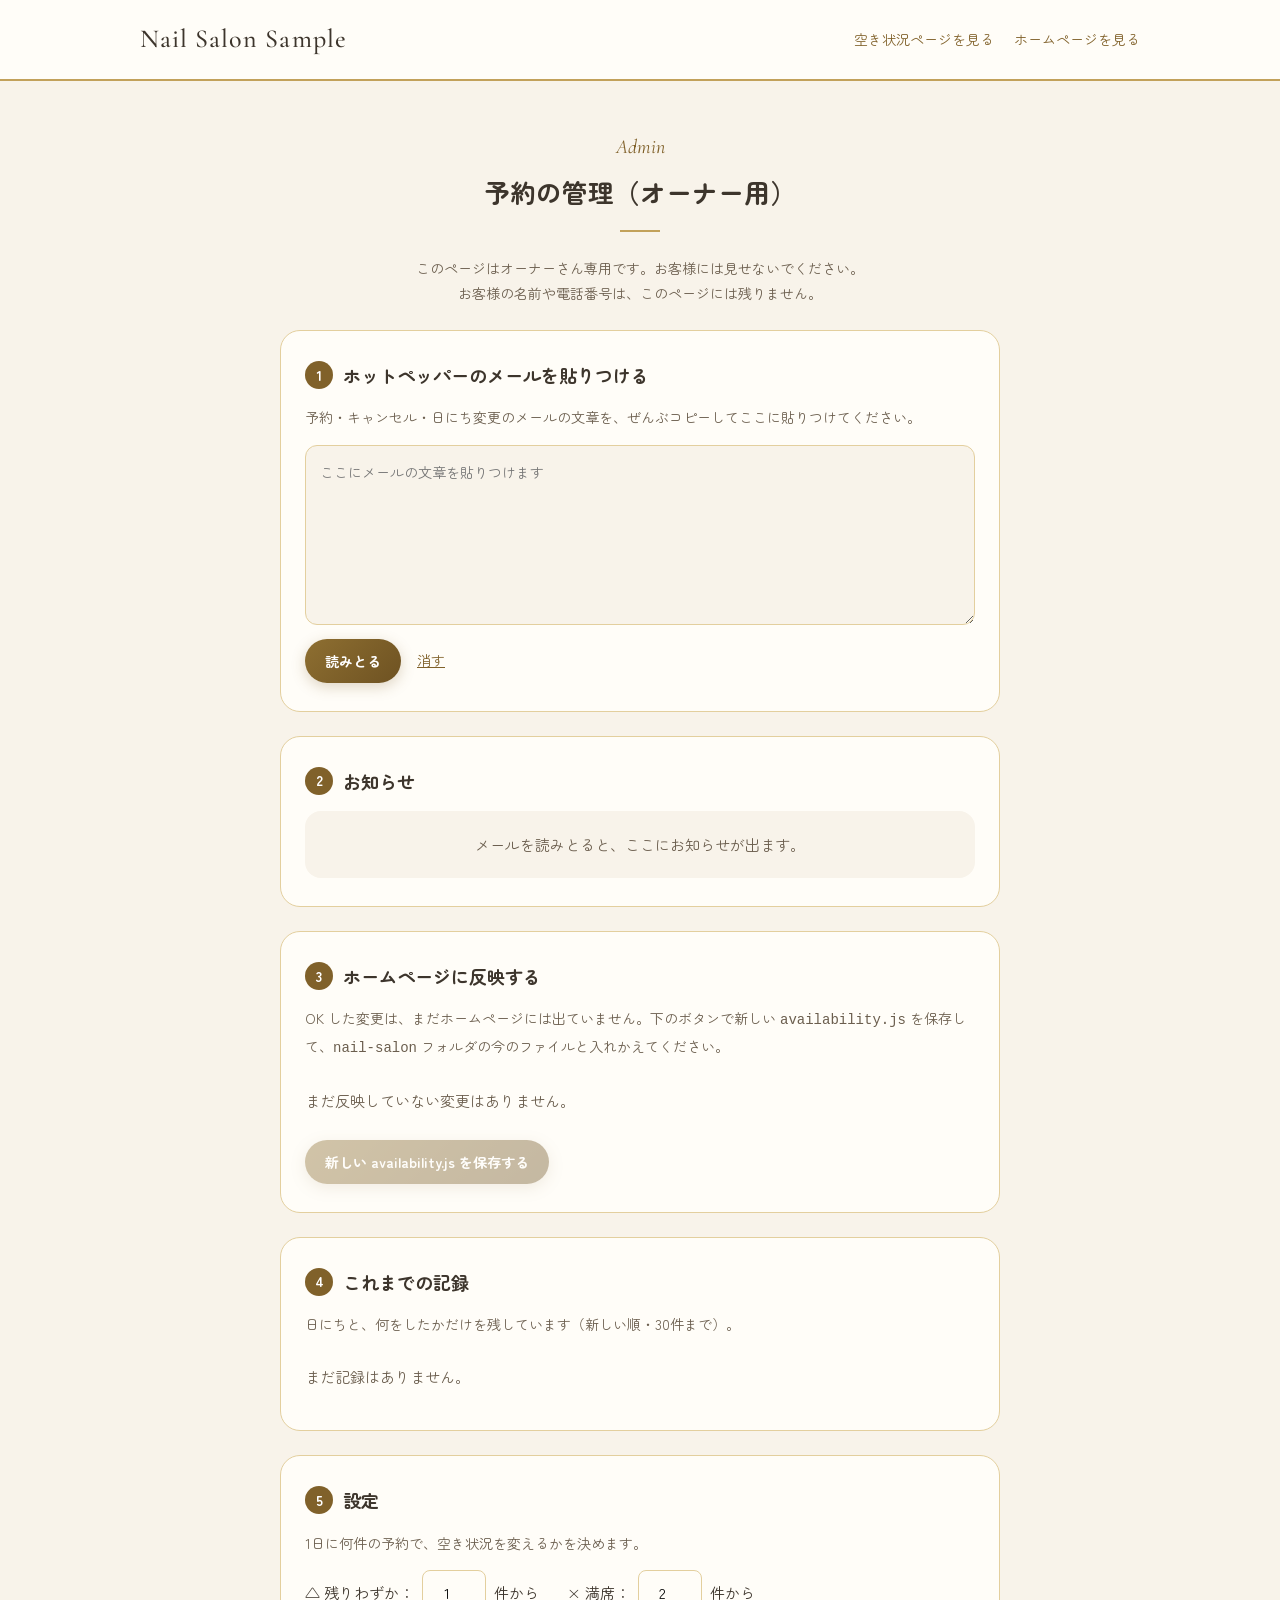
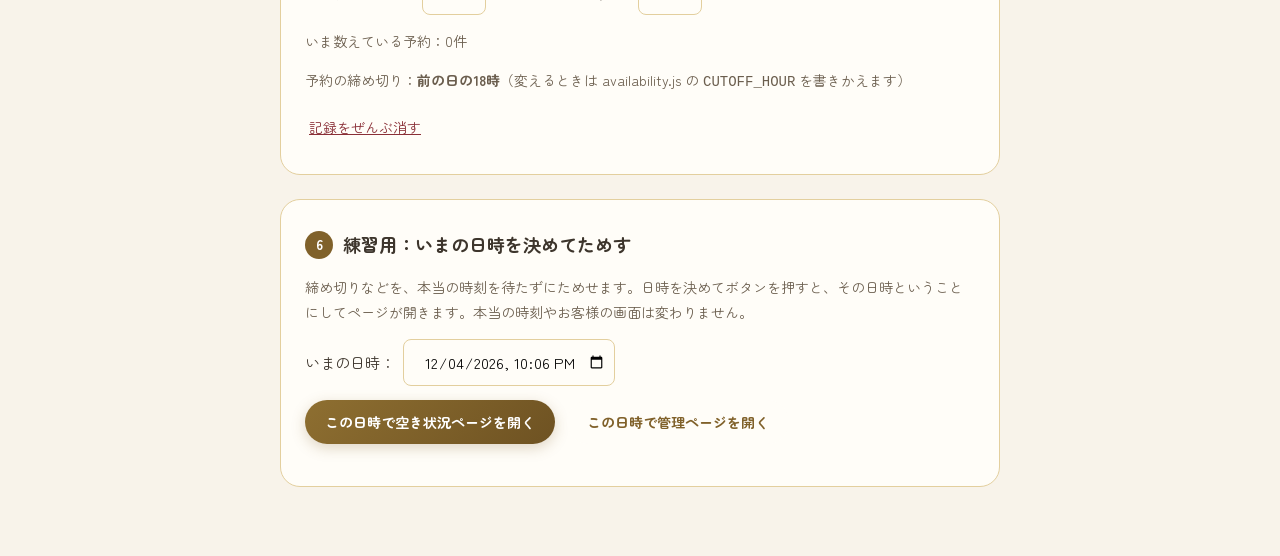
<file: nail-salon/admin.html>
<!doctype html>
<html lang="ja">
<head>
<meta charset="utf-8">
<meta name="viewport" content="width=device-width, initial-scale=1">
<meta name="robots" content="noindex, nofollow">
<title>予約の管理（オーナー用） | Nail Salon Sample</title>
<link rel="preconnect" href="https://fonts.googleapis.com">
<link rel="stylesheet" href="https://fonts.googleapis.com/css2?family=Cormorant+Garamond:ital,wght@0,500;1,500&family=Zen+Maru+Gothic:wght@400;500;700&display=swap">
<link rel="stylesheet" href="style.css">
<style>
/* ===== 管理ページだけの見た目 ===== */
.admin .section{padding:48px 0 72px}
.admin-note{font-size:14px;color:var(--sub);text-align:center}
.panel{padding:28px 24px;display:flex;flex-direction:column;gap:14px}
.panel h3{font-size:18px;font-weight:700;display:flex;align-items:center;gap:10px}
.step{display:inline-flex;align-items:center;justify-content:center;width:28px;height:28px;border-radius:50%;background:var(--accent);color:#fff;font-size:14px;flex:0 0 auto}
.panel .hint{font-size:14px;color:var(--sub)}
textarea{width:100%;min-height:180px;padding:14px;border:1px solid var(--gold-light);border-radius:12px;background:var(--bg);font:inherit;font-size:14px;color:var(--text);resize:vertical}
textarea:focus-visible,.admin button:focus-visible,.admin input:focus-visible{outline:3px solid var(--gold);outline-offset:2px}
.row{display:flex;flex-wrap:wrap;gap:12px;align-items:center}
.admin button.btn{border:none;cursor:pointer;font-family:inherit}
.admin button.btn:disabled{opacity:.4;cursor:default}
.btn-small{padding:10px 20px;font-size:14px}

.notice{border-radius:16px;padding:20px;display:flex;flex-direction:column;gap:10px;background:var(--bg)}
.notice.empty{color:var(--sub);font-size:15px;text-align:center}
.notice .kind{font-size:13px;font-weight:700;letter-spacing:.1em;color:var(--accent)}
.notice .main{font-size:18px;font-weight:700}
.notice .change{display:flex;align-items:center;gap:10px;font-size:17px}
.notice .warn{background:#FBEFE3;color:#7A4510;border-radius:10px;padding:10px 14px;font-size:14px}
.notice.error{background:#FBEBEC}
.notice.error .main{color:#8A2F37}
.notice.done{background:#EAF3EC}
.notice.done .main{color:#2E6B4A}

.st{display:inline-flex;align-items:center;gap:4px;padding:2px 10px;border-radius:999px;background:var(--white);border:1px solid var(--line);font-size:15px;font-weight:700}
.st.s-open{color:#2E6B4A}.st.s-few{color:#9A5B12}.st.s-full,.st.s-off{color:#6B6258}.st.s-none{color:var(--sub)}

.list{list-style:none;margin:0;padding:0;display:flex;flex-direction:column}
.list li{display:flex;flex-wrap:wrap;align-items:center;gap:6px 12px;padding:12px 0;border-bottom:1px solid var(--line);font-size:15px}
.list li:last-child{border-bottom:none}
.list .date{font-weight:700;min-width:120px}
.list .time{font-size:13px;color:var(--sub);min-width:120px}
.list .grow{flex:1 1 auto}
.linkish{background:none;border:none;padding:6px 4px;color:var(--accent);text-decoration:underline;cursor:pointer;font:inherit;font-size:14px}
.empty-text{color:var(--sub);font-size:14px}

.settings{display:flex;flex-wrap:wrap;gap:12px 28px;font-size:15px}
.settings label{display:flex;align-items:center;gap:8px}
.settings input{width:64px;padding:8px;border:1px solid var(--gold-light);border-radius:8px;font:inherit;text-align:center;background:var(--white)}
.danger{color:#8A2F37}
</style>
</head>
<body class="admin">

<header class="site-header">
  <div class="wrap">
    <span class="logo">Nail Salon Sample</span>
    <nav aria-label="メニュー">
      <a href="reserve.html">空き状況ページを見る</a>
      <a href="index.html">ホームページを見る</a>
    </nav>
  </div>
</header>

<main>
  <section class="section">
    <div class="wrap narrow stack" style="gap:24px">
      <div class="heading"><p class="en">Admin</p><h2>予約の管理（オーナー用）</h2></div>
      <p class="admin-note">このページはオーナーさん専用です。お客様には見せないでください。<br>お客様の名前や電話番号は、このページには残りません。</p>

      <!-- ① メールを貼りつける -->
      <div class="card panel">
        <h3><span class="step">1</span>ホットペッパーのメールを貼りつける</h3>
        <p class="hint">予約・キャンセル・日にち変更のメールの文章を、ぜんぶコピーしてここに貼りつけてください。</p>
        <label for="mail" class="hint" style="position:absolute;left:-9999px">メールの文章</label>
        <textarea id="mail" placeholder="ここにメールの文章を貼りつけます"></textarea>
        <div class="row">
          <button type="button" class="btn btn-small" id="read">読みとる</button>
          <button type="button" class="linkish" id="clear">消す</button>
        </div>
      </div>

      <!-- ② お知らせ -->
      <div class="card panel">
        <h3><span class="step">2</span>お知らせ</h3>
        <div id="notice" class="notice empty" aria-live="polite">メールを読みとると、ここにお知らせが出ます。</div>
      </div>

      <!-- ③ ホームページに反映 -->
      <div class="card panel">
        <h3><span class="step">3</span>ホームページに反映する</h3>
        <p class="hint">OK した変更は、まだホームページには出ていません。下のボタンで新しい <code>availability.js</code> を保存して、<code>nail-salon</code> フォルダの今のファイルと入れかえてください。</p>
        <ul class="list" id="pending"></ul>
        <div class="row">
          <button type="button" class="btn btn-small" id="download">新しい availability.js を保存する</button>
        </div>
      </div>

      <!-- ④ 記録と設定 -->
      <div class="card panel">
        <h3><span class="step">4</span>これまでの記録</h3>
        <p class="hint">日にちと、何をしたかだけを残しています（新しい順・30件まで）。</p>
        <ul class="list" id="log"></ul>
      </div>

      <div class="card panel">
        <h3><span class="step">5</span>設定</h3>
        <p class="hint">1日に何件の予約で、空き状況を変えるかを決めます。</p>
        <div class="settings">
          <label>△ 残りわずか：<input type="number" id="few" min="1" max="20">件から</label>
          <label>× 満席：<input type="number" id="full" min="1" max="20">件から</label>
        </div>
        <p class="hint" id="count-summary"></p>
        <p class="hint">予約の締め切り：<strong>前の日の<span id="cutoff-hour">18</span>時</strong>（変えるときは availability.js の <code>CUTOFF_HOUR</code> を書きかえます）</p>
        <div class="row">
          <button type="button" class="linkish danger" id="reset">記録をぜんぶ消す</button>
        </div>
      </div>

      <div class="card panel">
        <h3><span class="step">6</span>練習用：いまの日時を決めてためす</h3>
        <p class="hint">締め切りなどを、本当の時刻を待たずにためせます。日時を決めてボタンを押すと、その日時ということにしてページが開きます。本当の時刻やお客様の画面は変わりません。</p>
        <div class="settings">
          <label>いまの日時：<input type="datetime-local" id="practice-at" style="width:auto"></label>
        </div>
        <div class="row">
          <button type="button" class="btn btn-small" id="practice-reserve">この日時で空き状況ページを開く</button>
          <button type="button" class="btn btn-small btn-outline" id="practice-admin">この日時で管理ページを開く</button>
        </div>
        <div class="row">
          <button type="button" class="linkish" id="practice-stop" hidden>練習をやめて、本当の時刻にもどす</button>
        </div>
      </div>
    </div>
  </section>
</main>

<script src="availability.js"></script>
<script src="salon-time.js"></script>
<script>
(function () {
  "use strict";

  /* ---------- 保存（このパソコンのブラウザの中だけ） ---------- */
  // 練習モードのときは、本物の記録とまざらないよう別の場所に残す
  var KEY = SalonTime.practice ? "nailSalonAdmin.v1.practice" : "nailSalonAdmin.v1";
  function load() {
    try {
      var s = JSON.parse(localStorage.getItem(KEY));
      if (s && typeof s === "object") return s;
    } catch (e) {}
    return null;
  }
  var state = load() || {};
  state.bookings = state.bookings || {};   // 予約番号 → 日にち（名前などは入れない）
  state.changes = state.changes || {};     // OK したけど、まだ availability.js に入っていない変更
  state.log = state.log || [];
  state.few = state.few || 1;
  state.full = state.full || 2;
  function save() {
    try { localStorage.setItem(KEY, JSON.stringify(state)); }
    catch (e) { alert("このブラウザでは記録を保存できませんでした。ページを閉じると記録が消えます。"); }
  }

  /* ---------- 空き状況 ---------- */
  var fileData = window.AVAILABILITY || {};
  var hotpepperUrl = window.HOTPEPPER_URL || "https://beauty.hotpepper.jp/";
  var LABEL = { "空き": "◎ 空き", "残りわずか": "△ 残りわずか", "満席": "× 満席", "休み": "休 お休み" };
  var CLS = { "空き": "s-open", "残りわずか": "s-few", "満席": "s-full", "休み": "s-off" };
  var WEEK = ["日", "月", "火", "水", "木", "金", "土"];

  // ファイルにもう入っている変更は「反映ずみ」として消す
  Object.keys(state.changes).forEach(function (k) {
    if (fileData[k] === state.changes[k]) delete state.changes[k];
  });
  save();

  function current(key) {
    return Object.prototype.hasOwnProperty.call(state.changes, key) ? state.changes[key] : fileData[key];
  }
  function countOn(key) {
    var n = 0;
    Object.keys(state.bookings).forEach(function (no) { if (state.bookings[no] === key) n++; });
    return n;
  }
  function statusFor(n) {
    if (n >= state.full) return "満席";
    if (n >= state.few) return "残りわずか";
    return "空き";
  }

  /* ---------- 日にち ---------- */
  function pad(n) { return (n < 10 ? "0" : "") + n; }
  function toKey(y, m, d) { return y + "-" + pad(m) + "-" + pad(d); }
  function jp(key) {
    var p = key.split("-"), d = new Date(+p[0], +p[1] - 1, +p[2]);
    return (+p[1]) + "月" + (+p[2]) + "日（" + WEEK[d.getDay()] + "）";
  }
  function dateOf(key) {
    var p = key.split("-");
    return new Date(+p[0], +p[1] - 1, +p[2]);
  }
  function isPast(key) {
    var t = SalonTime.now(); t = new Date(t.getFullYear(), t.getMonth(), t.getDate());
    return dateOf(key) < t;
  }
  function validDate(y, m, d) {
    var x = new Date(y, m - 1, d);
    return x.getFullYear() === y && x.getMonth() === m - 1 && x.getDate() === d;
  }
  function datesIn(text) {
    var re = /(\d{4})\s*年\s*(\d{1,2})\s*月\s*(\d{1,2})\s*日/g, m, out = [];
    while ((m = re.exec(text))) {
      var y = +m[1], mo = +m[2], d = +m[3];
      if (validDate(y, mo, d)) out.push({ key: toKey(y, mo, d), at: m.index });
    }
    return out;
  }
  function dateAfter(text, label) {
    var i = text.search(label);
    if (i < 0) return null;
    var ds = datesIn(text.slice(i));
    return ds.length ? ds[0].key : null;
  }

  /* ---------- メールを読む ----------
     取り出すのは「種類」「予約番号」「日にち」だけ。
     名前や電話番号は読まず、どこにも残さない。 */
  function parse(text) {
    var t = text.replace(/\r/g, "");
    var noM = t.match(/予約番号[\s\S]{0,20}?([A-Z]{1,4}\d{6,14})/);
    var no = noM ? noM[1] : null;
    // 「予約の変更・キャンセルはこちら」のような案内文に引っかからないよう、言い回しごと見る
    var kind = null;
    if (/キャンセル(されました|がありました|を受け付けました|となりました)/.test(t)) kind = "cancel";
    else if (/変更(されました|がありました|を受け付けました|となりました)/.test(t)) kind = "change";
    else if (/予約(が入りました|を受け付けました|が確定しました|が完了しました)/.test(t)) kind = "new";
    if (!kind || !no) return null;

    if (kind === "change") {
      var after = dateAfter(t, /変更後/);
      var before = dateAfter(t, /変更前/) || state.bookings[no] || null;
      if (!after) return null;
      return { kind: kind, no: no, date: after, from: before };
    }
    var ds = datesIn(t);
    var date = dateAfter(t, /来店日/) || (ds.length ? ds[0].key : null) || (kind === "cancel" ? state.bookings[no] : null);
    if (!date) return null;
    return { kind: kind, no: no, date: date };
  }

  /* ---------- お知らせを作る ---------- */
  var noticeEl = document.getElementById("notice");
  var pendingProposal = null;

  function stBadge(s) {
    var span = document.createElement("span");
    span.className = "st " + (s ? CLS[s] : "s-none");
    span.textContent = s ? LABEL[s] : "－ 書いていない";
    return span;
  }
  function el(tag, cls, text) {
    var e = document.createElement(tag);
    if (cls) e.className = cls;
    if (text != null) e.textContent = text;
    return e;
  }

  function dayPlan(key, delta) {
    var now = current(key);
    var n = countOn(key) + delta;
    if (n < 0) n = 0;
    var plan = { key: key, now: now, count: n, next: statusFor(n), warn: [] };
    if (isPast(key)) { plan.warn.push(jp(key) + "はもう過ぎた日です。空き状況は変えません。"); plan.next = now; plan.skip = true; }
    else if (now === "休み") { plan.warn.push(jp(key) + "は「お休み」になっています。空き状況は「休」のままにします。特別に開ける日なら、availability.js を手で直してください。"); plan.next = now; plan.skip = true; }
    else if (delta > 0 && SalonTime.isClosed(dateOf(key))) {
      plan.warn.push(jp(key) + "は、もう予約の締め切り（前の日の" + SalonTime.cutoffHour() + "時）を過ぎた日です。ホームページでは受付を終えている日なので、念のため予約の内容を確かめてください。");
    }
    return plan;
  }

  function propose(info) {
    var p = { info: info, days: [], warn: [], kindText: "" };
    var known = Object.prototype.hasOwnProperty.call(state.bookings, info.no);

    if (info.kind === "new") {
      p.kindText = "予約が入りました";
      if (known) return showError("このメールは、もう読みとりずみです。", "同じ予約番号の予約が、すでに記録にあります。");
      p.days.push(dayPlan(info.date, +1));
    } else if (info.kind === "cancel") {
      p.kindText = "キャンセルがありました";
      if (known) {
        p.days.push(dayPlan(state.bookings[info.no], -1));
      } else {
        p.warn.push("この予約は記録にありません（このしくみを使い始める前の予約かもしれません）。件数は変わらないので、空き状況を自分で確かめてください。");
        p.days.push(dayPlan(info.date, 0));
      }
    } else {
      p.kindText = "日にちの変更がありました";
      var from = known ? state.bookings[info.no] : info.from;
      if (from && from !== info.date) {
        p.days.push(dayPlan(from, known ? -1 : 0));
        if (!known) p.warn.push("この予約は記録にありません。変更前の日の件数は変わらないので、空き状況を自分で確かめてください。");
      }
      p.days.push(dayPlan(info.date, (from === info.date) ? 0 : +1));
    }
    pendingProposal = p;
    renderProposal(p);
  }

  function renderProposal(p) {
    noticeEl.className = "notice";
    noticeEl.innerHTML = "";
    noticeEl.appendChild(el("p", "kind", p.kindText));
    var anyChange = false;
    p.days.forEach(function (d) {
      var box = el("div", "");
      box.appendChild(el("p", "main", jp(d.key) + "（この日の予約：" + d.count + "件）"));
      var ch = el("p", "change");
      ch.appendChild(stBadge(d.now));
      if (!d.skip && d.next !== d.now) {
        ch.appendChild(el("span", "", "→"));
        ch.appendChild(stBadge(d.next));
        anyChange = true;
      } else if (!d.skip) {
        ch.appendChild(el("span", "", "のまま（変える必要はありません）"));
      }
      box.appendChild(ch);
      noticeEl.appendChild(box);
      d.warn.forEach(function (w) { noticeEl.appendChild(el("p", "warn", w)); });
    });
    p.warn.forEach(function (w) { noticeEl.appendChild(el("p", "warn", w)); });

    noticeEl.appendChild(el("p", "", anyChange ? "空き状況を変えますか？" : "空き状況は変わりません。記録だけ残しますか？"));
    var row = el("div", "row");
    var ok = el("button", "btn btn-small", anyChange ? "OK（変える）" : "OK（記録する）");
    ok.type = "button";
    ok.addEventListener("click", function () { decide(true); });
    var no = el("button", "btn btn-small btn-outline", "変えない");
    no.type = "button";
    no.addEventListener("click", function () { decide(false); });
    row.appendChild(ok); row.appendChild(no);
    noticeEl.appendChild(row);
    noticeEl.appendChild(el("p", "hint", "「変えない」を選ぶと、空き状況も件数も何も変わりません。"));
    ok.focus();
  }

  function decide(yes) {
    var p = pendingProposal;
    if (!p) return;
    pendingProposal = null;
    var info = p.info;
    var summary = [];
    if (yes) {
      // 件数の記録
      if (info.kind === "new") state.bookings[info.no] = info.date;
      else if (info.kind === "cancel") delete state.bookings[info.no];
      else state.bookings[info.no] = info.date;
      // 空き状況
      p.days.forEach(function (d) {
        if (!d.skip && d.next !== d.now) {
          if (fileData[d.key] === d.next) delete state.changes[d.key];
          else state.changes[d.key] = d.next;
          summary.push(jp(d.key) + " を " + LABEL[d.next] + " に");
        }
      });
    }
    addLog(p.kindText + "：" + p.days.map(function (d) { return jp(d.key); }).join(" → ") +
      "　" + (yes ? (summary.length ? summary.join("、") + "変えました" : "記録しました") : "変えませんでした"));
    save();
    renderAll();
    noticeEl.className = "notice done";
    noticeEl.innerHTML = "";
    noticeEl.appendChild(el("p", "main", yes ? (summary.length ? "変更しました" : "記録しました") : "何も変えませんでした"));
    if (yes && summary.length) noticeEl.appendChild(el("p", "", summary.join("、") + "変えました。③のボタンでホームページに反映してください。"));
  }

  function showError(title, body) {
    pendingProposal = null;
    noticeEl.className = "notice error";
    noticeEl.innerHTML = "";
    noticeEl.appendChild(el("p", "main", title));
    noticeEl.appendChild(el("p", "", body));
    noticeEl.appendChild(el("p", "hint", "空き状況は何も変えていません。"));
  }

  /* ---------- 記録 ---------- */
  function addLog(text) {
    var t = new Date();
    state.log.unshift({ at: t.getFullYear() + "/" + pad(t.getMonth() + 1) + "/" + pad(t.getDate()) + " " + pad(t.getHours()) + ":" + pad(t.getMinutes()), text: text });
    state.log = state.log.slice(0, 30);
  }

  /* ---------- 画面の更新 ---------- */
  var pendingEl = document.getElementById("pending");
  var logEl = document.getElementById("log");
  var dlBtn = document.getElementById("download");

  function renderAll() {
    pendingEl.innerHTML = "";
    var keys = Object.keys(state.changes).sort();
    if (!keys.length) pendingEl.appendChild(el("li", "empty-text", "まだ反映していない変更はありません。"));
    keys.forEach(function (k) {
      var li = el("li", "");
      li.appendChild(el("span", "date", jp(k)));
      li.appendChild(stBadge(fileData[k]));
      li.appendChild(el("span", "", "→"));
      li.appendChild(stBadge(state.changes[k]));
      li.appendChild(el("span", "grow", ""));
      var undo = el("button", "linkish", "取り消す");
      undo.type = "button";
      undo.setAttribute("aria-label", jp(k) + "の変更を取り消す");
      undo.addEventListener("click", function () {
        delete state.changes[k];
        addLog(jp(k) + " の変更を取り消しました");
        save(); renderAll();
      });
      li.appendChild(undo);
      pendingEl.appendChild(li);
    });
    dlBtn.disabled = !keys.length;

    logEl.innerHTML = "";
    if (!state.log.length) logEl.appendChild(el("li", "empty-text", "まだ記録はありません。"));
    state.log.forEach(function (r) {
      var li = el("li", "");
      li.appendChild(el("span", "time", r.at));
      li.appendChild(el("span", "grow", r.text));
      logEl.appendChild(li);
    });

    var nums = Object.keys(state.bookings).length;
    document.getElementById("count-summary").textContent = "いま数えている予約：" + nums + "件";
  }

  /* ---------- availability.js を作って保存 ---------- */
  var HEADER = [
    "/*",
    "  ================================================================",
    "   空き状況の書き方（オーナーさん用）",
    "  ================================================================",
    "   1日につき1行、下の { } の中に書いてください。",
    "",
    "     \"2026-12-05\": \"空き\",",
    "",
    "   ・左の \"  \" の中は日付（年-月-日）。月と日は2けたで書きます。",
    "       例）12月5日 → \"2026-12-05\"　　1月9日 → \"2027-01-09\"",
    "   ・右の \"  \" の中は、次の4つのどれかを書きます。",
    "       \"空き\"        … ◎ 予約できます",
    "       \"残りわずか\"  … △ あと少しだけ空いています",
    "       \"満席\"        … × 予約がいっぱい",
    "       \"休み\"        … 休 お休みの日",
    "   ・行の最後の「,」（カンマ）を忘れないでください。",
    "   ・書いていない日は「ホットペッパーでご確認ください」と表示されます。",
    "   ・過ぎた日は、書いてあっても自動で押せなくなります。消さなくて大丈夫です。",
    "",
    "   ※ このファイルは「予約の管理（admin.html）」でも作れます。",
    "  ================================================================",
    "*/"
  ].join("\n");

  function buildFile() {
    var merged = {};
    Object.keys(fileData).forEach(function (k) { merged[k] = fileData[k]; });
    Object.keys(state.changes).forEach(function (k) { merged[k] = state.changes[k]; });
    var lines = Object.keys(merged).sort().map(function (k) {
      return "  " + JSON.stringify(k) + ": " + JSON.stringify(merged[k]) + ",";
    });
    return HEADER + "\nwindow.AVAILABILITY = {\n" + lines.join("\n") + "\n};\n\n" +
      "/*\n  ホットペッパーの店舗ページのURL。\n  実際のお店のページのURLに書きかえてください（\" \" の中だけ）。\n*/\n" +
      "window.HOTPEPPER_URL = " + JSON.stringify(hotpepperUrl) + ";\n\n" +
      "/*\n  予約の締め切り：前の日の何時まで受け付けるか（0〜23 の数字）。\n  例）18 → 前の日の18時ちょうどで、その日の予約を締め切ります。\n*/\n" +
      "window.CUTOFF_HOUR = " + SalonTime.cutoffHour() + ";\n";
  }

  dlBtn.addEventListener("click", function () {
    var blob = new Blob([buildFile()], { type: "text/javascript;charset=utf-8" });
    var a = document.createElement("a");
    a.href = URL.createObjectURL(blob);
    a.download = "availability.js";
    document.body.appendChild(a);
    a.click();
    setTimeout(function () { URL.revokeObjectURL(a.href); a.remove(); }, 1000);
    addLog("新しい availability.js を保存しました");
    save(); renderAll();
  });

  /* ---------- ボタン ---------- */
  var mailEl = document.getElementById("mail");
  document.getElementById("read").addEventListener("click", function () {
    var text = mailEl.value;
    mailEl.value = "";   // メールの文章はすぐに消す（どこにも残さない）
    if (!text.trim()) return showError("メールが貼りつけられていません。", "上の四角に、メールの文章を貼りつけてから「読みとる」を押してください。");
    var info = parse(text);
    if (!info) return showError("読めませんでした。", "予約・キャンセル・日にち変更のメールとして読みとれませんでした。予約番号と来店日がメールに入っているか確かめてください。");
    propose(info);
  });
  document.getElementById("clear").addEventListener("click", function () { mailEl.value = ""; mailEl.focus(); });

  var fewIn = document.getElementById("few"), fullIn = document.getElementById("full");
  fewIn.value = state.few; fullIn.value = state.full;
  function onSetting() {
    var f = Math.max(1, parseInt(fewIn.value, 10) || 1);
    var u = Math.max(f, parseInt(fullIn.value, 10) || f);
    state.few = f; state.full = u;
    fewIn.value = f; fullIn.value = u;
    save();
  }
  fewIn.addEventListener("change", onSetting);
  fullIn.addEventListener("change", onSetting);

  document.getElementById("reset").addEventListener("click", function () {
    if (!confirm("数えている予約、まだ反映していない変更、記録をぜんぶ消します。よろしいですか？")) return;
    state.bookings = {}; state.changes = {}; state.log = [];
    save(); renderAll();
    noticeEl.className = "notice empty";
    noticeEl.textContent = "記録をぜんぶ消しました。";
  });

  /* ---------- 締め切りの表示と練習用の切りかえ ---------- */
  document.getElementById("cutoff-hour").textContent = SalonTime.cutoffHour();
  SalonTime.showPracticeBanner();
  var practiceIn = document.getElementById("practice-at");
  (function () {
    var d = SalonTime.now();
    practiceIn.value = d.getFullYear() + "-" + pad(d.getMonth() + 1) + "-" + pad(d.getDate()) + "T" + pad(d.getHours()) + ":" + pad(d.getMinutes());
  })();
  function practiceUrl(page) {
    var v = practiceIn.value;
    if (!/^\d{4}-\d{2}-\d{2}T\d{2}:\d{2}$/.test(v)) { alert("日にちと時刻を入れてください。"); return null; }
    return page + "?now=" + v;
  }
  document.getElementById("practice-reserve").addEventListener("click", function () {
    var u = practiceUrl("reserve.html"); if (u) window.open(u, "_blank");
  });
  document.getElementById("practice-admin").addEventListener("click", function () {
    var u = practiceUrl("admin.html"); if (u) location.href = u;
  });
  var stopBtn = document.getElementById("practice-stop");
  if (SalonTime.practice) {
    stopBtn.hidden = false;
    stopBtn.addEventListener("click", function () { location.href = "admin.html"; });
  }

  renderAll();
})();
</script>
</body>
</html>
</file>
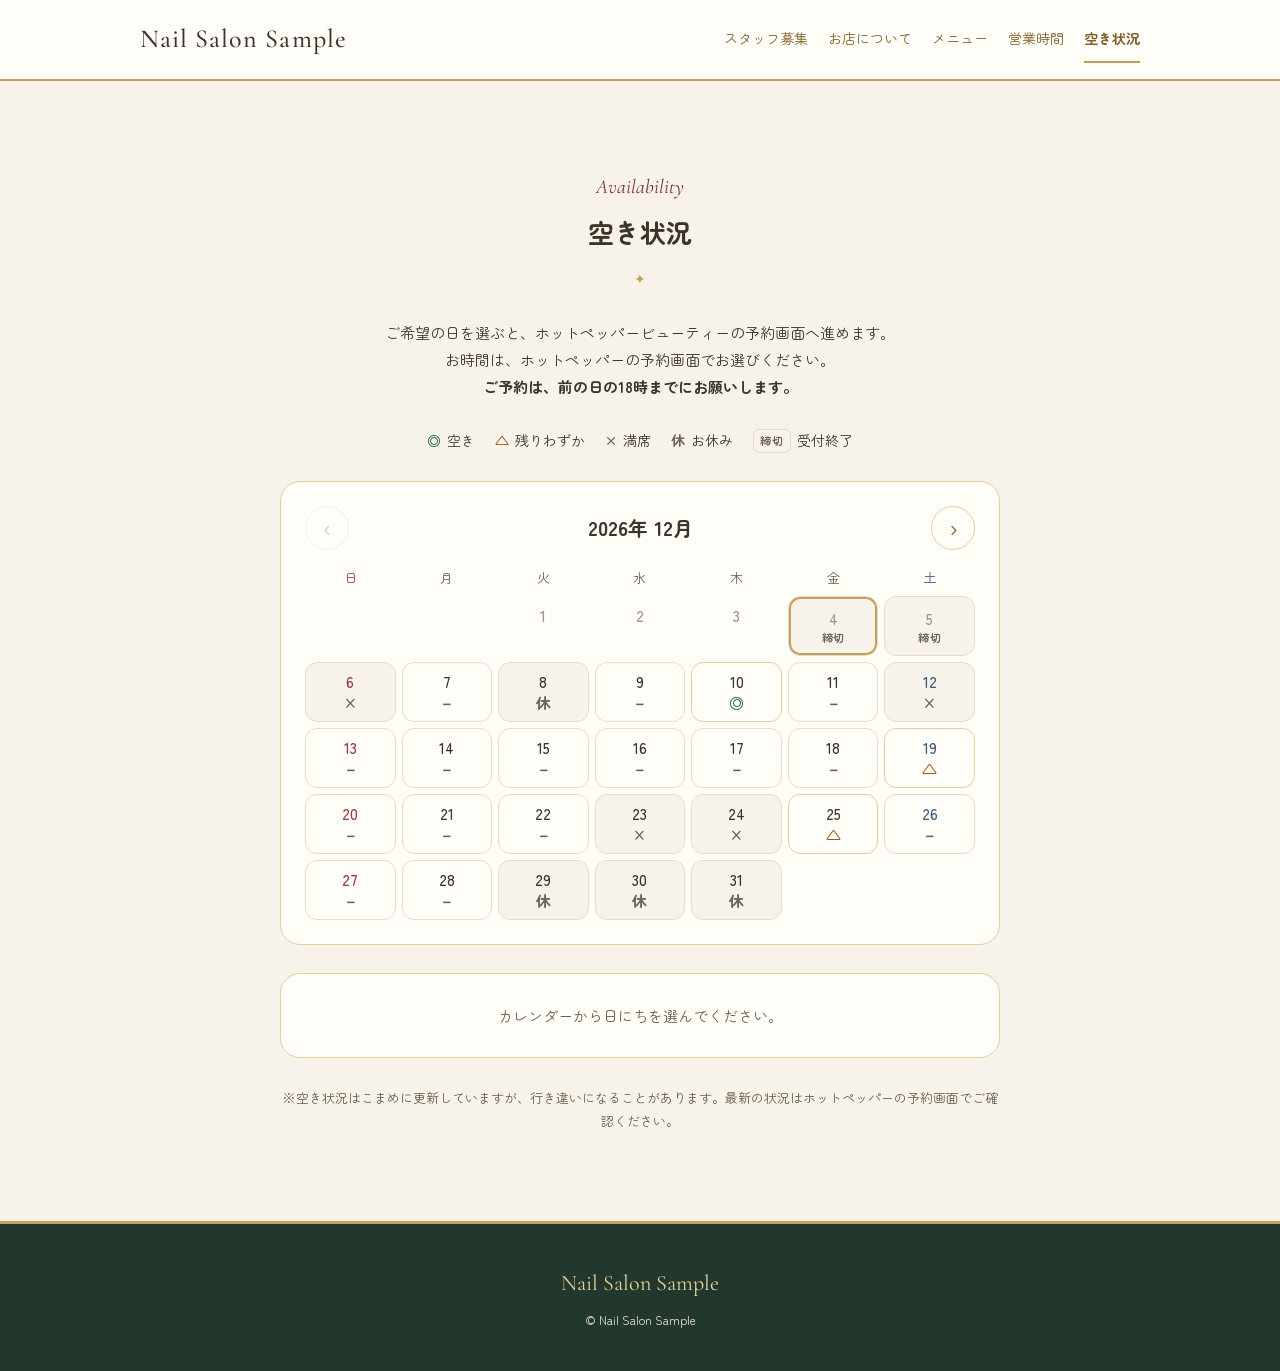
<file: nail-salon/reserve.html>
<!doctype html>
<html lang="ja">
<head>
<meta charset="utf-8">
<meta name="viewport" content="width=device-width, initial-scale=1">
<title>空き状況 | Nail Salon Sample</title>
<link rel="preconnect" href="https://fonts.googleapis.com">
<link rel="stylesheet" href="https://fonts.googleapis.com/css2?family=Cormorant+Garamond:ital,wght@0,500;1,500&family=Zen+Maru+Gothic:wght@400;500;700&display=swap">
<link rel="stylesheet" href="style.css">
</head>
<body class="xmas">

<header class="site-header">
  <div class="wrap">
    <a href="index.html" class="logo">Nail Salon Sample</a>
    <nav aria-label="メニュー">
      <a href="index.html#recruit">スタッフ募集</a>
      <a href="index.html#about">お店について</a>
      <a href="index.html#menu">メニュー</a>
      <a href="index.html#hours">営業時間</a>
      <a href="reserve.html" aria-current="page">空き状況</a>
    </nav>
  </div>
</header>

<main>
  <section class="section">
    <div class="wrap narrow stack" style="gap:28px">
      <div class="heading"><p class="en">Availability</p><h2>空き状況</h2></div>
      <p class="cal-intro">ご希望の日を選ぶと、ホットペッパービューティーの予約画面へ進めます。<br>お時間は、ホットペッパーの予約画面でお選びください。<br><strong>ご予約は、前の日の<span id="cutoff-hour">18</span>時までにお願いします。</strong></p>

      <ul class="cal-legend" aria-label="記号の見かた">
        <li><span class="mark s-open">◎</span>空き</li>
        <li><span class="mark s-few">△</span>残りわずか</li>
        <li><span class="mark s-full">×</span>満席</li>
        <li><span class="mark s-off">休</span>お休み</li>
        <li><span class="mark s-closed">締切</span>受付終了</li>
      </ul>

      <div class="card cal">
        <div class="cal-head">
          <button type="button" class="cal-nav" id="prev" aria-label="前の月">‹</button>
          <h3 id="cal-title" aria-live="polite"></h3>
          <button type="button" class="cal-nav" id="next" aria-label="次の月">›</button>
        </div>
        <div class="cal-grid cal-week" aria-hidden="true">
          <span class="sun">日</span><span>月</span><span>火</span><span>水</span><span>木</span><span>金</span><span class="sat">土</span>
        </div>
        <div class="cal-grid" id="cal-days"></div>
      </div>

      <div class="card cal-picked" id="picked" aria-live="polite">
        <p class="picked-empty">カレンダーから日にちを選んでください。</p>
      </div>

      <p class="note">※空き状況はこまめに更新していますが、行き違いになることがあります。最新の状況はホットペッパーの予約画面でご確認ください。</p>
    </div>
  </section>
</main>

<footer class="site-footer">
  <div class="wrap">
    <p class="name">Nail Salon Sample</p>
    <small>© Nail Salon Sample</small>
  </div>
</footer>

<script src="availability.js"></script>
<script src="salon-time.js"></script>
<script>
(function () {
  var MONTHS_AHEAD = 1;   // 今月から何か月先まで見られるか（1 = 今月と来月）
  var data = window.AVAILABILITY || {};
  var bookUrl = window.HOTPEPPER_URL || "https://beauty.hotpepper.jp/";
  var WEEK = ["日", "月", "火", "水", "木", "金", "土"];
  var STATUS = {
    "空き":       { cls: "s-open", mark: "◎", label: "空きあり",   bookable: true },
    "残りわずか": { cls: "s-few",  mark: "△", label: "残りわずか", bookable: true },
    "満席":       { cls: "s-full", mark: "×", label: "満席",       bookable: false },
    "休み":       { cls: "s-off",  mark: "休", label: "お休み",     bookable: false }
  };
  var UNKNOWN = { cls: "s-ask", mark: "－", label: "ホットペッパーでご確認ください", bookable: true };
  var PAST    = { cls: "s-past", mark: "",  label: "受付終了",                         bookable: false };
  var CLOSED  = { cls: "s-closed", mark: "締切", label: "受付終了（締め切りを過ぎました）", bookable: false };

  var now = SalonTime.now();
  var today = new Date(now.getFullYear(), now.getMonth(), now.getDate());
  document.getElementById("cutoff-hour").textContent = SalonTime.cutoffHour();
  SalonTime.showPracticeBanner();
  var first = new Date(today.getFullYear(), today.getMonth(), 1);
  var offset = 0;
  var selectedKey = null;

  var titleEl = document.getElementById("cal-title");
  var daysEl = document.getElementById("cal-days");
  var pickedEl = document.getElementById("picked");
  var prevBtn = document.getElementById("prev");
  var nextBtn = document.getElementById("next");

  function pad(n) { return (n < 10 ? "0" : "") + n; }
  function keyOf(d) { return d.getFullYear() + "-" + pad(d.getMonth() + 1) + "-" + pad(d.getDate()); }
  function jpDate(d) { return (d.getMonth() + 1) + "月" + d.getDate() + "日（" + WEEK[d.getDay()] + "）"; }

  function statusOf(d) {
    if (d < today) return PAST;
    var v = data[keyOf(d)];
    var st;
    if (v === undefined) st = UNKNOWN;
    else if (!STATUS[v]) { console.warn("availability.js：「" + v + "」は使えない書き方です（" + keyOf(d) + "）"); st = UNKNOWN; }
    else st = STATUS[v];
    // 予約できる日でも、前の日の締め切りを過ぎていたら受付終了にする
    if (st.bookable && SalonTime.isClosed(d)) return CLOSED;
    return st;
  }

  function render() {
    var m = new Date(first.getFullYear(), first.getMonth() + offset, 1);
    titleEl.textContent = m.getFullYear() + "年 " + (m.getMonth() + 1) + "月";
    prevBtn.disabled = offset <= 0;
    nextBtn.disabled = offset >= MONTHS_AHEAD;
    daysEl.innerHTML = "";

    for (var i = 0; i < m.getDay(); i++) daysEl.appendChild(document.createElement("span"));

    var last = new Date(m.getFullYear(), m.getMonth() + 1, 0).getDate();
    for (var day = 1; day <= last; day++) {
      var d = new Date(m.getFullYear(), m.getMonth(), day);
      var st = statusOf(d);
      var b = document.createElement("button");
      b.type = "button";
      b.className = "cal-day " + st.cls + (d.getDay() === 0 ? " sun" : d.getDay() === 6 ? " sat" : "");
      if (+d === +today) b.className += " is-today";
      b.disabled = !st.bookable;
      b.dataset.key = keyOf(d);
      b.setAttribute("aria-label", jpDate(d) + " " + st.label + (+d === +today ? "（今日）" : ""));
      b.setAttribute("aria-pressed", selectedKey === keyOf(d) ? "true" : "false");
      b.innerHTML = '<span class="num">' + day + '</span><span class="mark" aria-hidden="true">' + st.mark + "</span>";
      b.addEventListener("click", (function (date, status) {
        return function () { pick(date, status); };
      })(d, st));
      daysEl.appendChild(b);
    }
  }

  function pick(d, st) {
    selectedKey = keyOf(d);
    var btns = daysEl.querySelectorAll(".cal-day");
    for (var i = 0; i < btns.length; i++) {
      btns[i].setAttribute("aria-pressed", btns[i].dataset.key === selectedKey ? "true" : "false");
    }
    pickedEl.innerHTML =
      '<p class="picked-date">' + jpDate(d) + "</p>" +
      '<p class="picked-status"><span class="mark ' + st.cls + '">' + st.mark + "</span>" + st.label + "</p>" +
      '<a class="btn" href="' + bookUrl + '">' +
        '<svg width="18" height="18" viewBox="0 0 24 24" fill="none" stroke="currentColor" stroke-width="2" stroke-linecap="round" stroke-linejoin="round" aria-hidden="true"><rect x="3" y="4" width="18" height="18" rx="2"></rect><path d="M16 2v4M8 2v4M3 10h18"></path></svg>' +
        "ホットペッパーで予約する</a>" +
      '<p class="picked-hint">予約画面で、この日をお選びください。</p>';
  }

  // ページを開いたままでも、締め切りの時刻をまたいだら表示を変える（1分ごと）
  if (!SalonTime.practice) {
    setInterval(function () {
      now = SalonTime.now();
      today = new Date(now.getFullYear(), now.getMonth(), now.getDate());
      if (selectedKey) {
        var p = selectedKey.split("-");
        if (!statusOf(new Date(+p[0], +p[1] - 1, +p[2])).bookable) {
          selectedKey = null;
          pickedEl.innerHTML = '<p class="picked-empty">選んでいた日は受付が終わりました。ほかの日をお選びください。</p>';
        }
      }
      render();
    }, 60000);
  }

  prevBtn.addEventListener("click", function () { if (offset > 0) { offset--; render(); } });
  nextBtn.addEventListener("click", function () { if (offset < MONTHS_AHEAD) { offset++; render(); } });
  render();
})();
</script>
</body>
</html>
</file>
<file: lesson01/css/style.css>
/* レッスン01 のスタイル */
body {
  margin: 0;
  padding: 16px;
  font-family: "Hiragino Sans", "Noto Sans JP", sans-serif;
  line-height: 1.7;
  color: #333;
}
</file>
<file: lesson02/css/style.css>
/* レッスン02 のスタイル */
body {
  margin: 0;
  padding: 16px;
  font-family: "Hiragino Sans", "Noto Sans JP", sans-serif;
  line-height: 1.7;
  color: #333;
}
</file>
<file: nail-salon/style.css>
:root{
  --bg:#F8F3EA; --bg-deep:#EFE5D3; --white:#FFFDF8; --line:#E8DCC4;
  --text:#3D352C; --sub:#6B5E4E;
  --accent:#80612A; --accent-hover:#6E5222;   /* 文字・ボタン用のゴールド（読みやすい濃さ） */
  --gold:#C2A15A; --gold-light:#E3CF9E;       /* 飾り線・縁取り用のゴールド */
}
*{box-sizing:border-box}
html{scroll-behavior:smooth}
body{margin:0;background:var(--bg);color:var(--text);font-family:'Zen Maru Gothic',sans-serif;line-height:1.8}
a{color:var(--accent)} a:hover{color:var(--accent-hover)}
h1,h2,h3,p{margin:0}
.wrap{max-width:1040px;margin:0 auto;padding:0 20px}
.narrow{max-width:760px}
.section{padding:88px 0}
.stack{display:flex;flex-direction:column;gap:20px}
.heading{display:flex;flex-direction:column;align-items:center;gap:4px;text-align:center}
.heading .en{font-family:'Cormorant Garamond',serif;font-style:italic;font-size:20px;color:var(--accent)}
.heading h2{font-size:26px;font-weight:700}
.heading::after{content:"";width:40px;height:2px;margin-top:10px;background:var(--gold)}
.card{background:var(--white);border-radius:20px;border:1px solid var(--gold-light)}

/* header */
.site-header{background:var(--white);border-bottom:2px solid var(--gold)}
.site-header .wrap{padding-top:16px;padding-bottom:16px;display:flex;flex-wrap:wrap;align-items:center;justify-content:space-between;gap:12px 24px}
.logo{font-family:'Cormorant Garamond',serif;font-size:26px;font-weight:500;letter-spacing:.04em;color:var(--text);text-decoration:none}
.site-header nav{display:flex;flex-wrap:wrap;gap:4px 20px;font-size:14px}
.site-header nav a{text-decoration:none;padding:10px 0}

/* recruit */
#recruit{background:var(--bg-deep)}
.recruit-box{padding:24px 28px;display:flex;flex-direction:column;gap:8px;font-size:15px}

/* hero */
.hero .wrap{padding-top:96px;padding-bottom:104px;display:flex;flex-direction:column;align-items:center;text-align:center;gap:20px}
.hero .eyebrow{font-size:13px;letter-spacing:.3em;color:var(--accent)}
.hero .eyebrow::after{content:"";display:block;width:56px;height:1px;margin:14px auto 0;background:var(--gold)}
.hero h1{font-family:'Cormorant Garamond',serif;font-weight:500;font-size:clamp(40px,7vw,68px);line-height:1.15}
.hero .lead{font-size:17px;max-width:520px}

/* button */
.btn{display:inline-flex;align-items:center;gap:10px;background:linear-gradient(135deg,#8E6F31,var(--accent-hover));box-shadow:0 4px 14px rgba(128,97,42,.25);color:#fff;text-decoration:none;font-weight:700;font-size:16px;padding:16px 36px;border-radius:999px;min-height:44px}
.btn:hover{background:var(--accent-hover);color:#fff}
.btn:focus-visible{outline:3px solid var(--gold);outline-offset:3px}
.btn-outline{background:var(--white);color:var(--accent);border:2px solid var(--accent);box-shadow:none}
.btn-outline:hover{background:var(--bg-deep);color:var(--accent-hover)}

/* about / hours bg */
#about,#hours{background:var(--white)}

/* menu */
.menu-list{display:flex;flex-wrap:wrap;gap:24px}
.menu-item{flex:1 1 280px;padding:36px 32px;display:flex;flex-direction:column;gap:12px}
.menu-item h3{font-size:20px;font-weight:700}
.menu-item .desc{font-size:15px;color:var(--sub)}
.menu-item .price{margin-top:8px;font-size:30px;font-weight:700;color:var(--accent)}
.menu-item .price span{font-size:16px;font-weight:500}
.note{font-size:13px;color:var(--sub);text-align:center}

/* hours */
.info{background:var(--bg);border-radius:20px;padding:12px 32px;border:1px solid var(--gold-light)}
.info-row{display:flex;flex-wrap:wrap;gap:4px 24px;padding:18px 0;border-bottom:1px solid var(--line)}
.info-row:last-child{border-bottom:none}
.info-row dt{flex:0 0 96px;font-weight:700}
.info-row dd{margin:0;flex:1 1 200px}
.center{display:flex;flex-wrap:wrap;justify-content:center;gap:16px}

/* footer */
.site-footer{background:var(--text);color:var(--bg-deep);border-top:3px solid var(--gold)}
.site-footer .wrap{padding-top:40px;padding-bottom:40px;display:flex;flex-direction:column;align-items:center;gap:6px;text-align:center}
.site-footer .name{font-family:'Cormorant Garamond',serif;font-size:22px;color:var(--gold-light)}
.site-footer small{font-size:12px}

/* ===== クリスマス期間用（ここから） =====
   <body class="xmas"> の "xmas" を消すと、いつものデザインに戻ります */
.xmas{--green:#2E4A3B; --green-deep:#22382C; --berry:#7A2E36}
.xmas-only{display:none}
.xmas .xmas-only{display:block}

/* メインビジュアル：深いグリーン＋ゴールドのきらめき＋ゆっくり降る雪 */
.xmas .hero{position:relative;overflow:hidden;color:#F8F3EA;
  background:
    radial-gradient(circle at 15% 25%,rgba(227,207,158,.35) 0 1.5px,transparent 2.5px),
    radial-gradient(circle at 82% 18%,rgba(227,207,158,.45) 0 2px,transparent 3px),
    radial-gradient(circle at 70% 78%,rgba(227,207,158,.3) 0 1.5px,transparent 2.5px),
    radial-gradient(circle at 28% 82%,rgba(227,207,158,.4) 0 2px,transparent 3px),
    radial-gradient(ellipse at 50% 0%,#3B5C4A 0%,var(--green) 55%,var(--green-deep) 100%)}
.xmas .hero::before{content:"";position:absolute;inset:-100% 0 0;pointer-events:none;
  background-image:
    radial-gradient(circle,rgba(255,255,255,.7) 0 1.5px,transparent 2px),
    radial-gradient(circle,rgba(255,255,255,.45) 0 1px,transparent 1.5px);
  background-size:140px 140px,90px 90px;background-position:0 0,45px 60px;
  animation:snow 24s linear infinite}
@keyframes snow{to{transform:translateY(50%)}}
@media (prefers-reduced-motion:reduce){.xmas .hero::before{animation:none}}
.xmas .hero .wrap{position:relative}
.xmas .hero .eyebrow{color:var(--gold-light)}
.xmas .hero .lead{color:#EFE5D3}
.xmas .season{font-family:'Cormorant Garamond',serif;font-style:italic;font-size:22px;letter-spacing:.08em;color:var(--gold-light)}
.xmas .season-note{font-size:14px;color:var(--gold-light)}
.xmas .hero .btn{background:linear-gradient(135deg,#9A7A38,var(--accent));box-shadow:0 4px 18px rgba(0,0,0,.25)}
.xmas .hero .btn:hover{background:var(--accent-hover)}

/* 見出しの飾り：線 → ゴールドの星 */
.xmas .heading::after{content:"✦";width:auto;height:auto;margin-top:6px;background:none;color:var(--gold);font-size:14px;letter-spacing:1em;padding-left:1em}
.xmas .heading .en{color:var(--berry)}

/* メニュー：季節のデザインに「Christmas」バッジ */
.badge{align-self:flex-start;font-family:'Cormorant Garamond',serif;font-style:italic;font-size:15px;line-height:1;padding:6px 14px;border-radius:999px;background:var(--berry);color:#FFF8EC}

/* フッター：深いグリーン */
.xmas .site-footer{background:var(--green-deep)}
/* ===== クリスマス期間用（ここまで） ===== */

/* ===== 空き状況ページ（reserve.html） ===== */
.site-header nav a[aria-current="page"]{font-weight:700;border-bottom:2px solid var(--gold)}
.cal-intro{text-align:center;font-size:15px}
.cal-legend{list-style:none;margin:0;padding:0;display:flex;flex-wrap:wrap;justify-content:center;gap:6px 20px;font-size:14px}
.cal-legend li{display:flex;align-items:center;gap:6px}
.mark{font-weight:700}
.s-open .mark,.mark.s-open{color:#2E6B4A}
.s-few .mark,.mark.s-few{color:#9A5B12}
.s-full .mark,.mark.s-full,.s-off .mark,.mark.s-off{color:#6B6258}
.s-ask .mark{color:var(--sub)}

.cal{padding:24px}
.cal-head{display:flex;align-items:center;justify-content:space-between;gap:12px;margin-bottom:16px}
.cal-head h3{font-size:20px;font-weight:700}
.cal-nav{width:44px;height:44px;border-radius:50%;border:1px solid var(--gold-light);background:var(--white);color:var(--accent);font-size:24px;line-height:1;cursor:pointer;font-family:inherit}
.cal-nav:hover:not(:disabled){background:var(--bg-deep)}
.cal-nav:disabled{opacity:.3;cursor:default}
.cal-grid{display:grid;grid-template-columns:repeat(7,1fr);gap:6px}
.cal-week{margin-bottom:6px;text-align:center;font-size:13px;color:var(--sub)}
.sun{color:#9B3A43} .sat{color:#3E5C7A}
.cal-day{min-height:60px;padding:6px 2px;border-radius:12px;border:1px solid var(--line);background:var(--white);font-family:inherit;color:var(--text);display:flex;flex-direction:column;align-items:center;justify-content:center;gap:2px;cursor:pointer}
.cal-day .num{font-size:15px;font-weight:500}
.cal-day .mark{font-size:15px;line-height:1.2;min-height:1.2em}
.cal-day.sun .num{color:#9B3A43} .cal-day.sat .num{color:#3E5C7A}
.cal-day.s-open,.cal-day.s-few{border-color:var(--gold-light)}
.cal-day:hover:not(:disabled){background:var(--bg-deep)}
.cal-day:focus-visible,.cal-nav:focus-visible{outline:3px solid var(--gold);outline-offset:2px}
.cal-day[aria-pressed="true"]:not(:disabled),.cal-day[aria-pressed="true"]:not(:disabled):hover{background:var(--accent);border-color:var(--accent)}
.cal-day[aria-pressed="true"]:not(:disabled) .num,.cal-day[aria-pressed="true"]:not(:disabled) .mark{color:#fff}
.cal-day:disabled{cursor:default;background:var(--bg)}
.cal-day.s-past{border-color:transparent;background:transparent}
.cal-day.s-past .num{color:#A0958A}
.cal-day.is-today{box-shadow:inset 0 0 0 2px var(--gold)}
.cal-day.s-closed .num{color:#A0958A}
.cal-day.s-closed .mark,.mark.s-closed{font-size:11px;font-weight:700;color:#6B6258;letter-spacing:.05em}
.cal-legend .mark.s-closed{padding:1px 6px;border:1px solid var(--line);border-radius:6px}

/* 練習モードのお知らせ（練習中だけ出る） */
.practice-banner{position:sticky;top:0;z-index:10;background:#2F4F6B;color:#fff;font-size:14px;font-weight:700;text-align:center;padding:10px 16px;line-height:1.5}

.cal-picked{padding:28px 24px;display:flex;flex-direction:column;align-items:center;gap:10px;text-align:center}
.picked-empty{color:var(--sub);font-size:15px}
.picked-date{font-size:22px;font-weight:700}
.picked-status{display:flex;align-items:center;gap:6px;font-size:15px}
.picked-hint{font-size:13px;color:var(--sub)}

@media (max-width:480px){
  .cal{padding:16px 8px}
  .cal-grid{gap:4px}
  .cal-day{min-height:54px;border-radius:10px}
  .cal-day .num,.cal-day .mark{font-size:14px}
}
</file>
